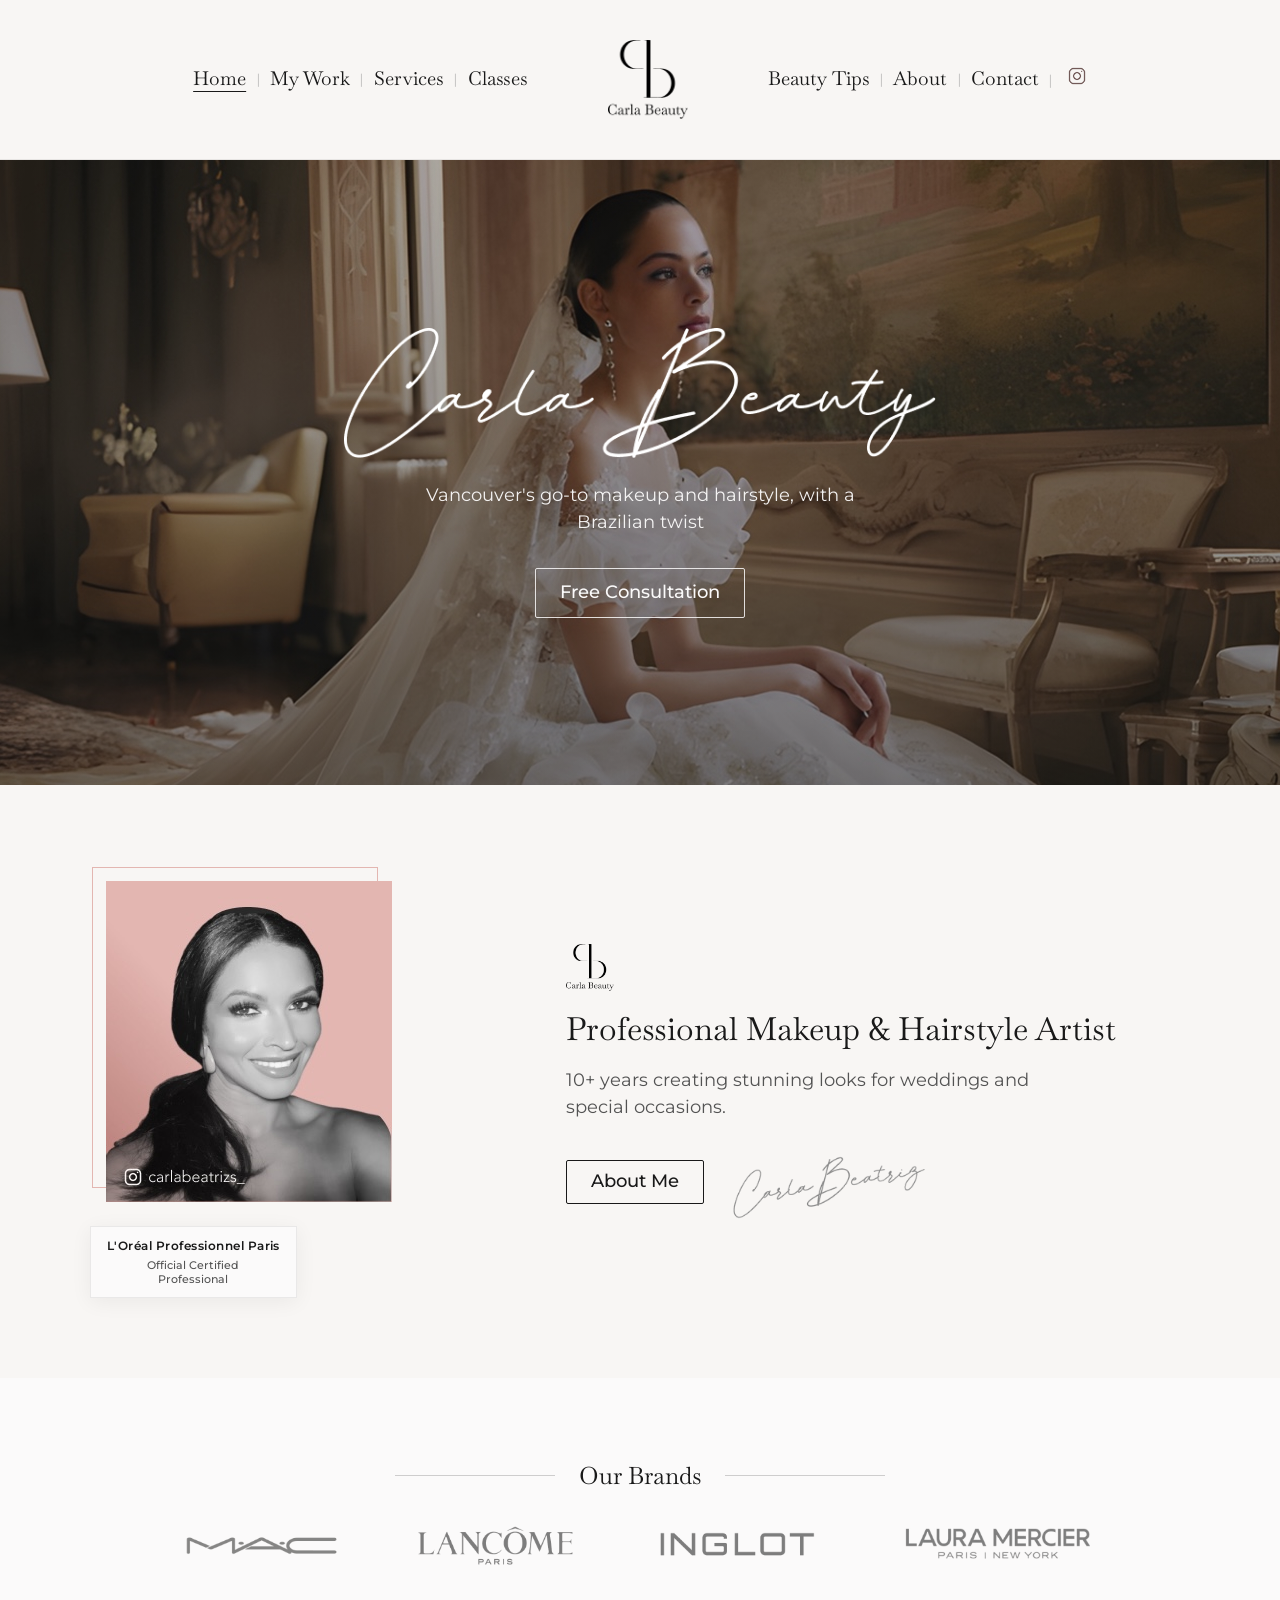
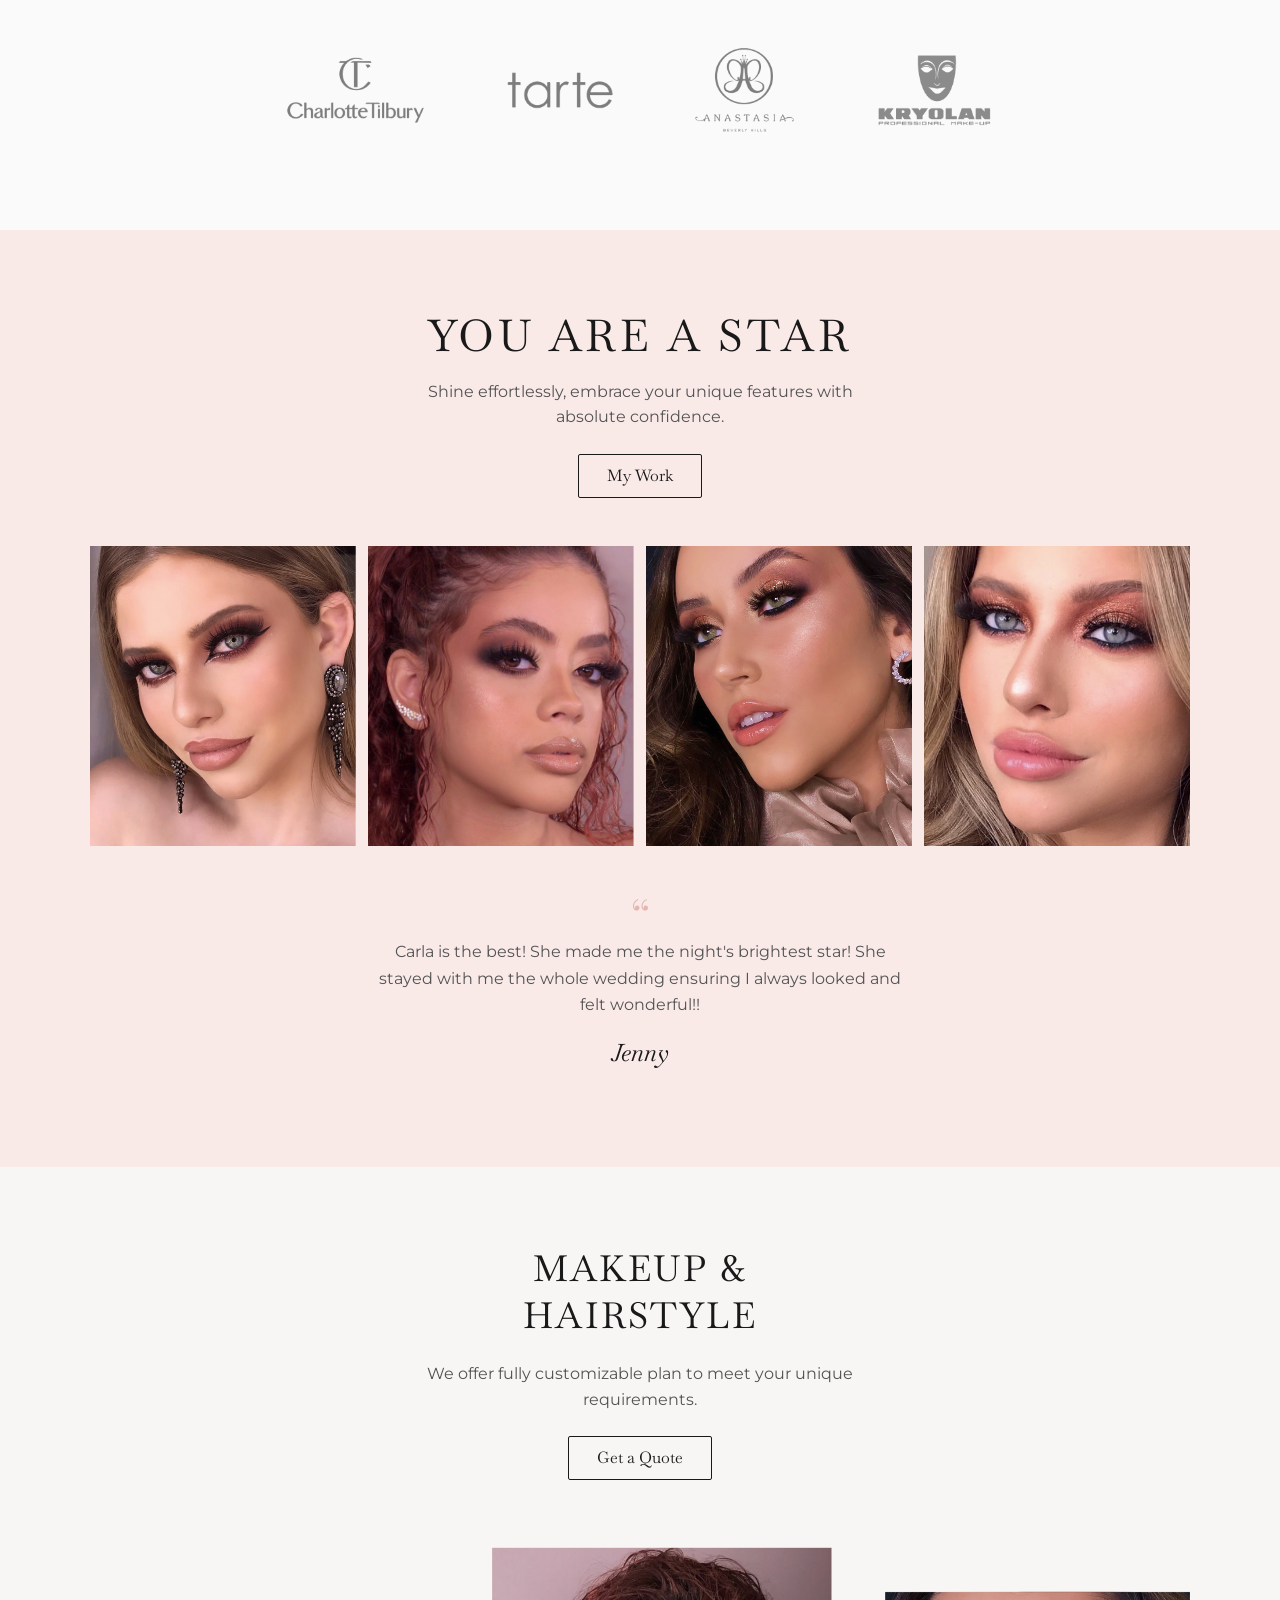
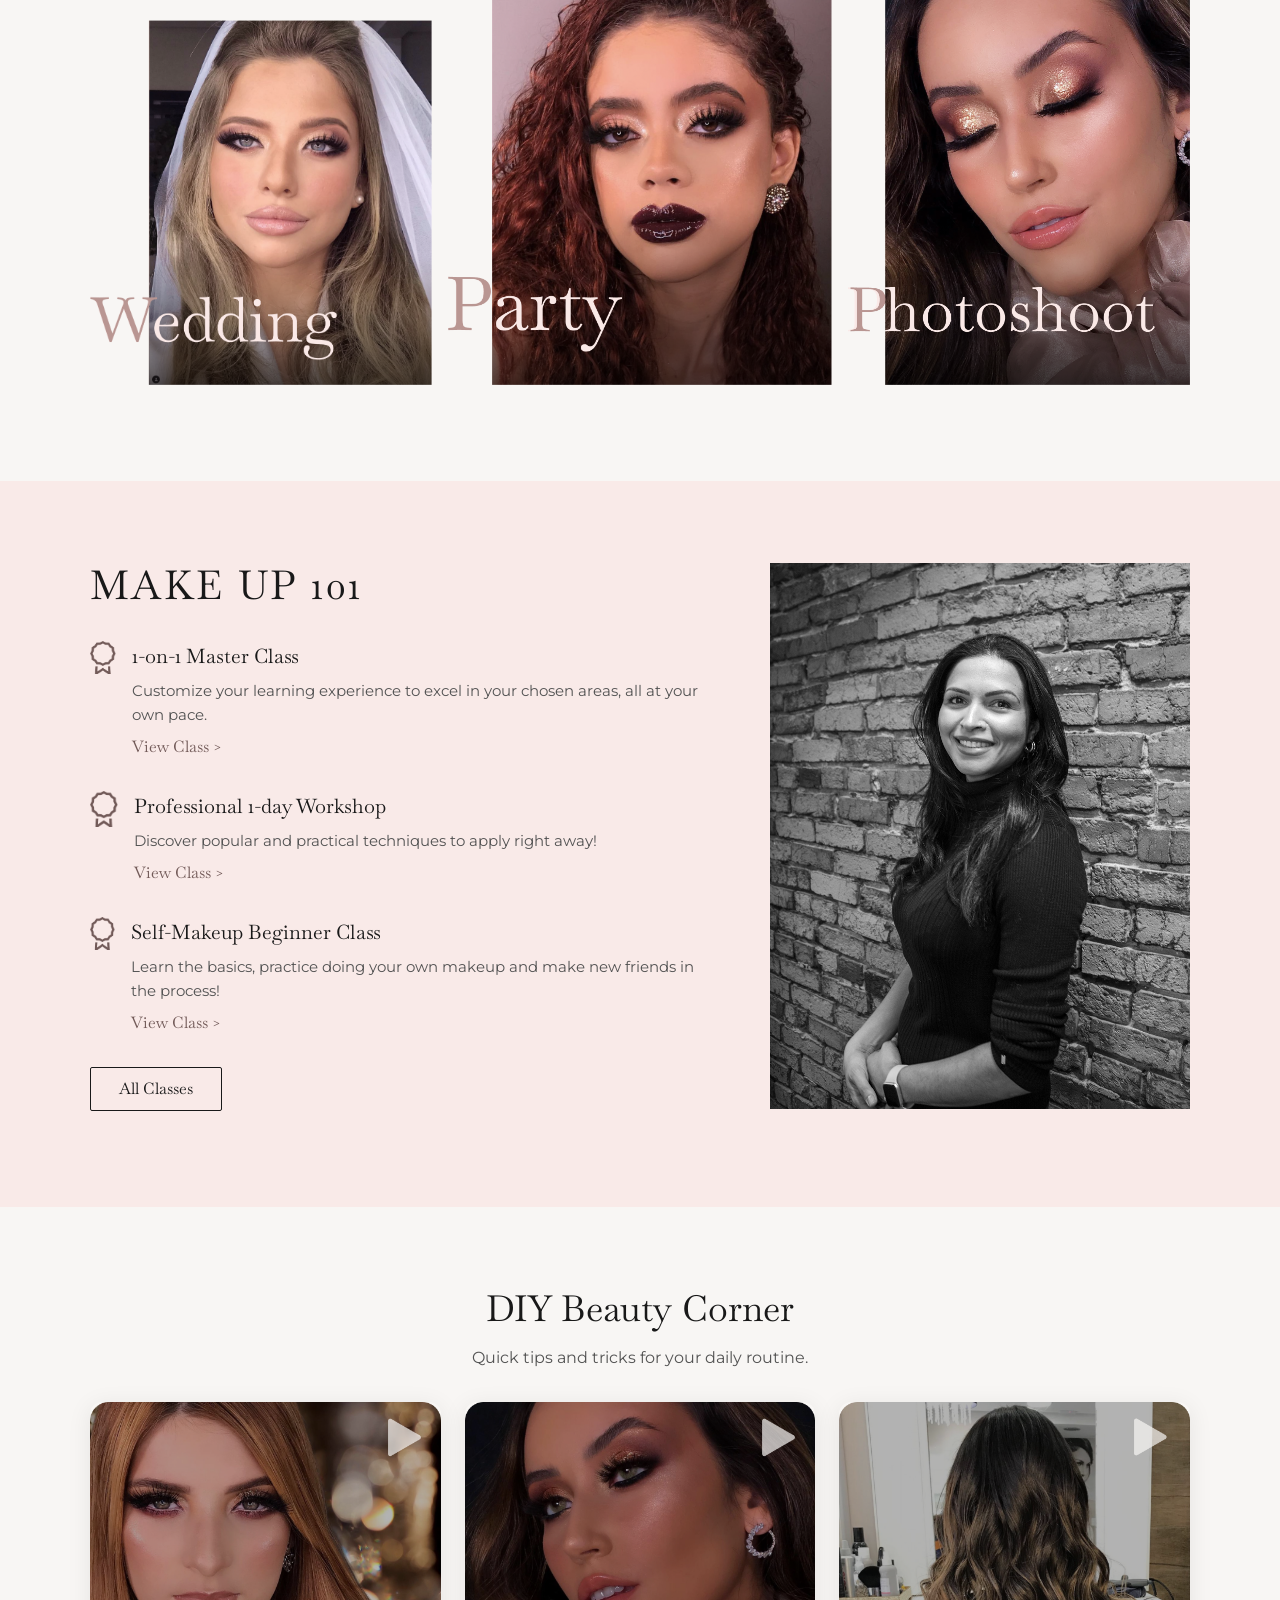
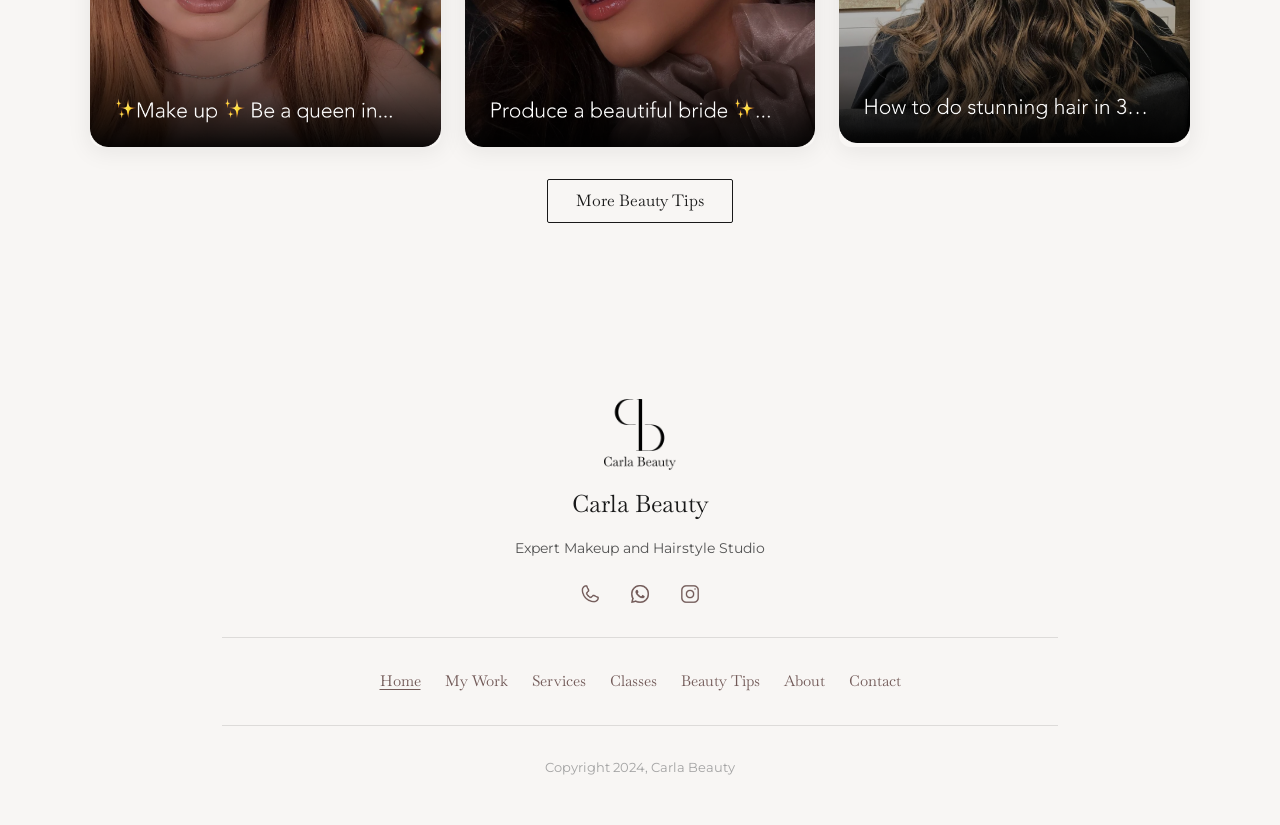
<file: index.html>
<!DOCTYPE html>
<html lang="en">
  <head>
    <meta charset="UTF-8" />
    <meta name="viewport" content="width=device-width, initial-scale=1.0" />
    <title>Carla Beauty — Home</title>
    <link rel="preconnect" href="https://fonts.googleapis.com" />
    <link rel="preconnect" href="https://fonts.gstatic.com" crossorigin />
    <link rel="stylesheet" href="css/global.css" />
    <link rel="stylesheet" href="css/pages/home.css" />
  </head>
  <body class="page-home">
    <header class="site-header site-header--split">
      <div class="site-header__inner site-header__inner--split">
        <button type="button" class="site-header__burger" id="menu-open">
          <img src="assets/images/icon-burger.png" width="22" height="16" />
        </button>

        <nav class="site-nav site-nav--left site-nav--desktop">
          <ul>
            <li><a href="index.html" class="is-current">Home</a></li>
            <li><a href="portfolio.html">My Work</a></li>
            <li><a href="services.html">Services</a></li>
            <li><a href="academy.html">Classes</a></li>
          </ul>
        </nav>

        <a class="site-logo site-logo--mark" href="index.html">
          <img src="assets/images/squared-logo.png" width="120" height="120" />
        </a>

        <nav class="site-nav site-nav--right site-nav--desktop">
          <ul>
            <li><a href="beauty-tips.html">Beauty Tips</a></li>
            <li><a href="about.html">About</a></li>
            <li><a href="contact.html">Contact</a></li>
            <li>
              <a
                class="site-nav__social"
                href="https://www.instagram.com/"
                rel="noopener noreferrer"
                target="_blank"
              >
                <img src="assets/images/icon-instagram.png" width="20" height="20" />
              </a>
            </li>
          </ul>
        </nav>

        <a
          class="site-header__ig-mobile"
          href="https://www.instagram.com/"
          rel="noopener noreferrer"
          target="_blank"
        >
          <img src="assets/images/icon-instagram.png" width="22" height="22" />
        </a>
      </div>
    </header>

    <div class="mobile-menu" id="mobile-menu" hidden>
      <div class="mobile-menu__panel">
        <button type="button" class="mobile-menu__close" id="menu-close">
          <img src="assets/images/icon-x.png" width="22" height="22" />
        </button>

        <a class="mobile-menu__logo" href="index.html">
          <img src="assets/images/squared-logo.png" width="120" height="120" />
        </a>

        <nav class="mobile-menu__nav">
          <ul>
            <li><a href="index.html" data-menu-link class="is-current">Home</a></li>
            <li><a href="portfolio.html" data-menu-link>My Work</a></li>
            <li><a href="services.html" data-menu-link>Services</a></li>
            <li><a href="academy.html" data-menu-link>Classes</a></li>
            <li><a href="beauty-tips.html" data-menu-link>Beauty Tips</a></li>
            <li><a href="about.html" data-menu-link>About</a></li>
            <li><a href="contact.html" data-menu-link>Contact</a></li>
          </ul>
        </nav>

        <div class="mobile-menu__footer">
          <div class="mobile-menu__social">
            <a class="mobile-menu__social-link" href="tel:+16045550100">
              <img src="assets/images/icon-phone.png" width="24" height="24" />
            </a>
            <a class="mobile-menu__social-link" href="https://wa.me/" rel="noopener noreferrer" target="_blank">
              <img src="assets/images/icon-whatsapp.png" width="24" height="24" />
            </a>
            <a
              class="mobile-menu__social-link"
              href="https://www.instagram.com/"
              rel="noopener noreferrer"
              target="_blank"
            >
              <img src="assets/images/icon-instagram.png" width="24" height="24" />
            </a>
          </div>
          <p class="mobile-menu__tagline">Expert Makeup and Hairstyle Studio</p>
        </div>
      </div>
    </div>

    <main id="main" class="site-main site-main--home">
      <section class="home-hero">
        <div class="home-hero__bg"></div>
        <div class="home-hero__content">
          <h1 class="visually-hidden">Carla Beauty</h1>
          <img
            class="home-hero__script"
            src="assets/images/home/Scripted%20Text%20-%20Carla%20Beauty.png"
            width="610"
            height="190"
          />
          <p class="home-hero__tagline">
            Vancouver's go-to makeup and hairstyle, with a Brazilian twist
          </p>
          <a class="btn btn--hero" href="contact.html">Free Consultation</a>
        </div>
      </section>

      <section class="home-about">
        <div class="home-about__inner">
          <div class="home-about__media">
            <div class="home-about__frame">
              <img
                class="home-about__photo"
                src="assets/images/home/Profile%20Picture.jpg"
                width="480"
                height="600"
              />
            </div>
            <div class="home-about__badge">
              <span class="home-about__badge-brand">L'Oréal Professionnel Paris</span>
              <span class="home-about__badge-text">Official Certified Professional</span>
            </div>
          </div>

          <div class="home-about__copy">
            <p class="home-about__monogram">
              <img src="assets/images/squared-logo.png" width="56" height="56" />
            </p>
            <h2 class="home-about__title">Professional Makeup &amp; Hairstyle Artist</h2>
            <p class="home-about__body">
              10+ years creating stunning looks for weddings and special occasions.
            </p>
            <div class="home-about__actions">
              <a class="btn btn--sans" href="about.html">About Me</a>
              <img
                class="home-about__signature"
                src="assets/images/home/CarlaBeatriz%20Signature.png"
                width="200"
                height="48"
              />
            </div>
          </div>
        </div>
      </section>

      <section class="brands">
        <div class="brands__inner">
          <h2 class="brands__title">
            <span class="brands__line"></span>
            <span class="brands__label">Our Brands</span>
            <span class="brands__line"></span>
          </h2>
          <img src="assets/images/home/our-brands.png" width="1100" height="360" />
        </div>
      </section>

      <section class="home-star">
        <div class="home-star__inner">
          <h2 class="home-star__title">You are a star</h2>
          <p class="home-star__lede">
            Shine effortlessly, embrace your unique features with absolute confidence.
          </p>
          <a class="btn" href="portfolio.html">My Work</a>

          <div class="home-star__gallery">
            <img src="assets/images/home/gallery-1.jpg" width="400" height="300" />
            <img src="assets/images/home/gallery-2.jpg" width="400" height="300" />
            <img src="assets/images/home/gallery-3.jpg" width="400" height="300" />
            <img src="assets/images/home/gallery-4.jpg" width="400" height="300" />
          </div>

          <figure class="home-star__testimonial">
            <blockquote class="home-star__quote">
              <span class="home-star__quote-mark">“</span>
              Carla is the best! She made me the night's brightest star! She stayed with me
              the whole wedding ensuring I always looked and felt wonderful!!
            </blockquote>
            <figcaption class="home-star__quote-name">Jenny</figcaption>
          </figure>
        </div>
      </section>

      <section class="home-services">
        <div class="home-services__inner">
          <h2 class="home-services__title">
            <span class="home-services__title-line">Makeup &amp;</span>
            <span class="home-services__title-line">Hairstyle</span>
          </h2>
          <p class="home-services__lede">
            We offer fully customizable plan to meet your unique requirements.
          </p>
          <a class="btn" href="services.html">Get a Quote</a>

          <div class="home-services__grid">
            <img
              class="home-services__cat home-services__cat--party"
              src="assets/images/home/category-1-party.png"
              width="400"
              height="560"
            />
            <img
              class="home-services__cat home-services__cat--wedding"
              src="assets/images/home/category-2-wedding.png"
              width="400"
              height="640"
            />
            <img
              class="home-services__cat home-services__cat--shoot"
              src="assets/images/home/category-3-photoshoot.png"
              width="400"
              height="560"
            />
          </div>
        </div>
      </section>

      <section class="home-academy">
        <div class="home-academy__inner">
          <div class="home-academy__content">
            <h2 class="home-academy__title">Make Up 101</h2>
            <ul class="home-academy__list">
              <li class="home-academy__item">
                <span class="home-academy__item-icon">
                  <img src="assets/images/icon-ribbon.png" width="28" height="28" />
                </span>
                <div class="home-academy__item-body">
                  <h3 class="home-academy__item-title">1-on-1 Master Class</h3>
                  <p class="home-academy__item-text">
                    Customize your learning experience to excel in your chosen areas, all at your own pace.
                  </p>
                  <a class="home-academy__item-link" href="academy.html">View Class &gt;</a>
                </div>
              </li>
              <li class="home-academy__item">
                <span class="home-academy__item-icon">
                  <img src="assets/images/icon-ribbon.png" width="28" height="28" />
                </span>
                <div class="home-academy__item-body">
                  <h3 class="home-academy__item-title">Professional 1-day Workshop</h3>
                  <p class="home-academy__item-text">
                    Discover popular and practical techniques to apply right away!
                  </p>
                  <a class="home-academy__item-link" href="academy.html">View Class &gt;</a>
                </div>
              </li>
              <li class="home-academy__item">
                <span class="home-academy__item-icon">
                  <img src="assets/images/icon-ribbon.png" width="28" height="28" />
                </span>
                <div class="home-academy__item-body">
                  <h3 class="home-academy__item-title">Self-Makeup Beginner Class</h3>
                  <p class="home-academy__item-text">
                    Learn the basics, practice doing your own makeup and make new friends in the process!
                  </p>
                  <a class="home-academy__item-link" href="academy.html">View Class &gt;</a>
                </div>
              </li>
            </ul>
            <a class="btn" href="academy.html">All Classes</a>
          </div>
          <div class="home-academy__media">
            <img
              class="home-academy__portrait"
              src="assets/images/home/portrait.jpg"
              width="520"
              height="700"
            />
          </div>
        </div>
      </section>

      <section class="home-diy">
        <div class="home-diy__inner">
          <h2 class="home-diy__title">DIY Beauty Corner</h2>
          <p class="home-diy__subtitle">Quick tips and tricks for your daily routine.</p>
          <div class="home-diy__grid">
            <a class="home-diy__card" href="beauty-tips.html">
              <img src="assets/images/home/video-1.png" width="400" height="300" />
            </a>
            <a class="home-diy__card" href="beauty-tips.html">
              <img src="assets/images/home/video-2.png" width="400" height="300" />
            </a>
            <a class="home-diy__card" href="beauty-tips.html">
              <img src="assets/images/home/video-3.png" width="400" height="300" />
            </a>
          </div>
          <a class="btn" href="beauty-tips.html">More Beauty Tips</a>
        </div>
      </section>
    </main>

    <footer class="site-footer">
      <div class="site-footer__inner">
        <div class="site-footer__brand">
          <a class="site-footer__logo-link" href="index.html">
            <img src="assets/images/squared-logo.png" width="72" height="72" />
            <span class="site-footer__wordmark">Carla Beauty</span>
          </a>
          <p class="site-footer__tagline">Expert Makeup and Hairstyle Studio</p>
          <div class="site-footer__socials">
            <a class="site-footer__social" href="tel:+16045550100">
              <img src="assets/images/icon-phone.png" width="22" height="22" />
            </a>
            <a class="site-footer__social" href="https://wa.me/" rel="noopener noreferrer" target="_blank">
              <img src="assets/images/icon-whatsapp.png" width="22" height="22" />
            </a>
            <a
              class="site-footer__social"
              href="https://www.instagram.com/"
              rel="noopener noreferrer"
              target="_blank"
            >
              <img src="assets/images/icon-instagram.png" width="22" height="22" />
            </a>
          </div>
        </div>

        <hr class="site-footer__rule" />

        <nav class="site-footer__nav">
          <ul class="site-footer__nav-list">
            <li><a href="index.html" class="is-current">Home</a></li>
            <li><a href="portfolio.html">My Work</a></li>
            <li><a href="services.html">Services</a></li>
            <li><a href="academy.html">Classes</a></li>
            <li><a href="beauty-tips.html">Beauty Tips</a></li>
            <li><a href="about.html">About</a></li>
            <li><a href="contact.html">Contact</a></li>
          </ul>
        </nav>

        <hr class="site-footer__rule" />

        <p class="site-footer__copy">Copyright 2024, Carla Beauty</p>
      </div>
    </footer>

    <script src="js/main.js"></script>
  </body>
</html>
</file>
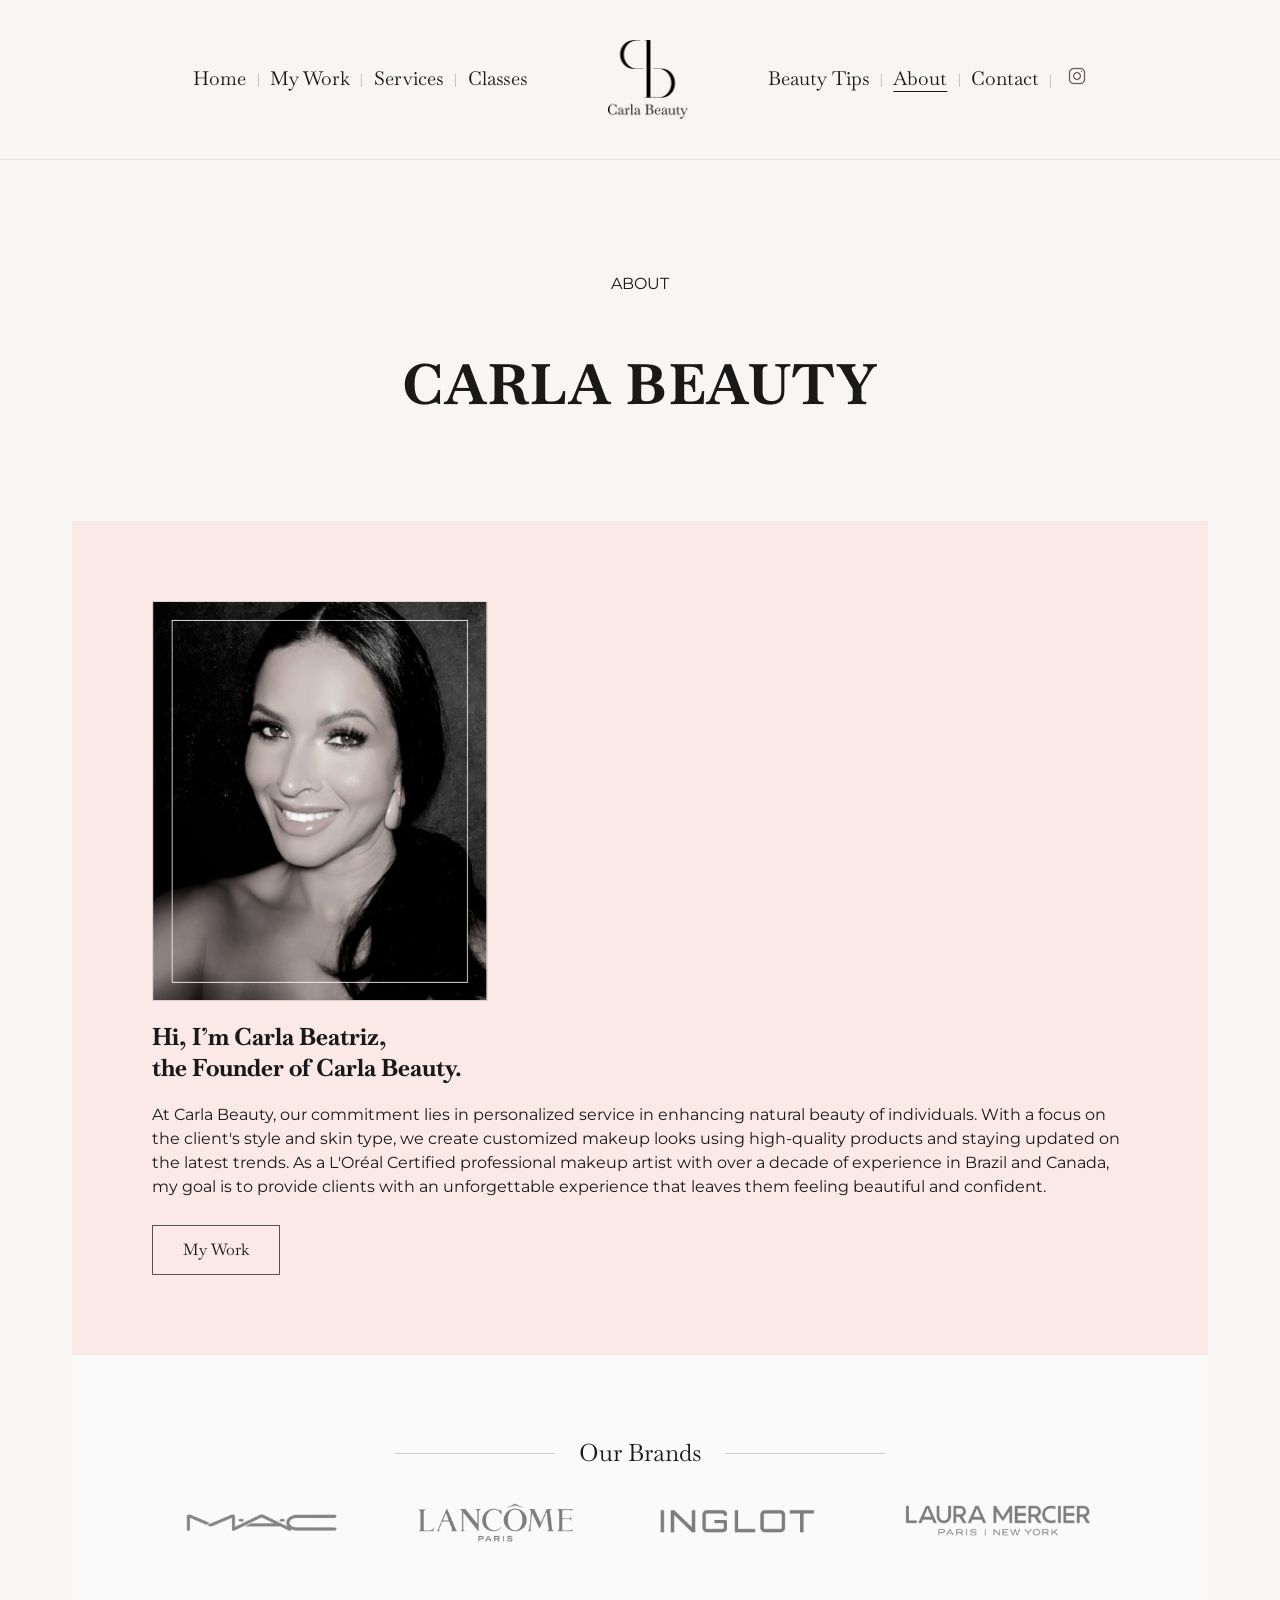
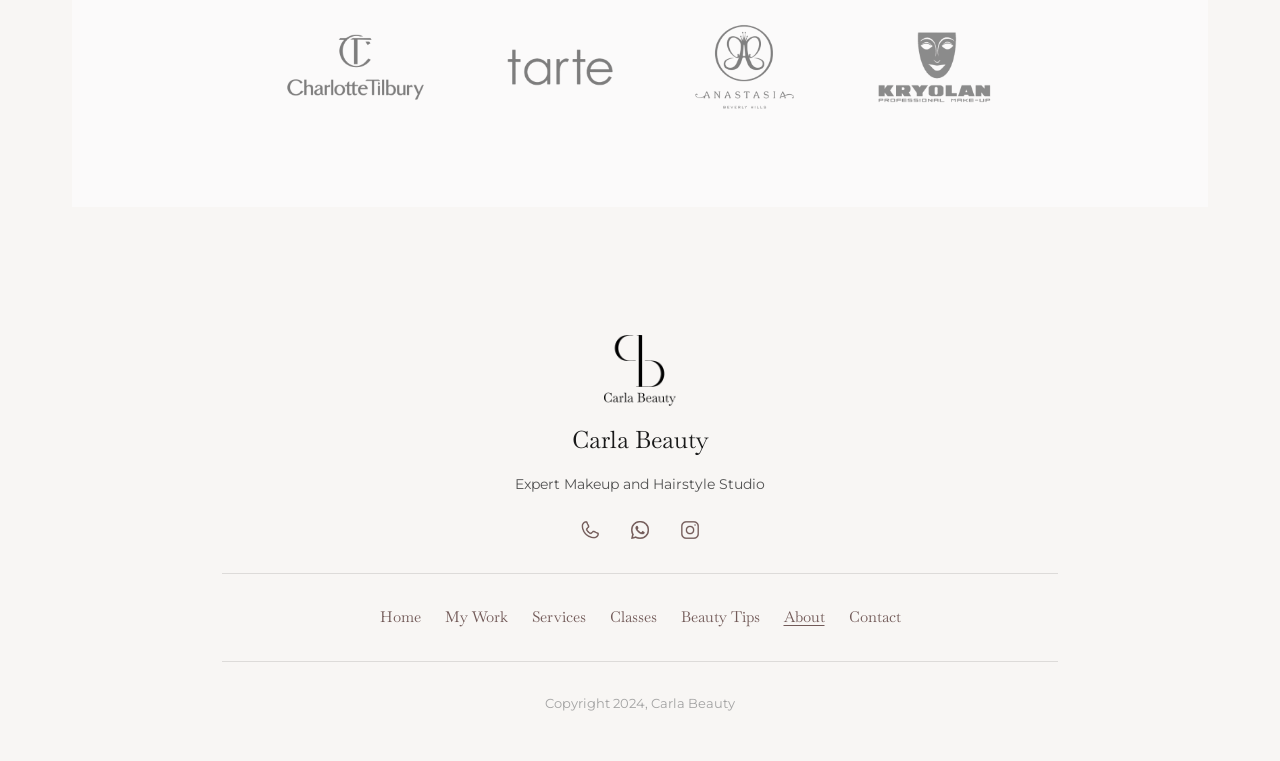
<file: about.html>
<!DOCTYPE html>
<html lang="en">
  <head>
    <meta charset="UTF-8" />
    <meta name="viewport" content="width=device-width, initial-scale=1.0" />
    <title>Carla Beauty — About</title>
    <link rel="preconnect" href="https://fonts.googleapis.com" />
    <link rel="preconnect" href="https://fonts.gstatic.com" crossorigin />
    <link rel="stylesheet" href="css/global.css" />
    <link rel="stylesheet" href="css/pages/about.css" />
  </head>
  <body class="page-about">
    <!-- HEADER / NAV BAR -->
    <header class="site-header site-header--split">
      <div class="site-header__inner site-header__inner--split">
        <button type="button" class="site-header__burger" id="menu-open">
          <img
            class="site-header__burger-icon"
            src="assets/images/icon-burger.png"
            width="22"
            height="16"
            alt=""
          />
        </button>

        <nav class="site-nav site-nav--left site-nav--desktop">
          <ul>
            <li>
              <a href="index.html">Home</a>
            </li>
            <li><a href="portfolio.html">My Work</a></li>
            <li><a href="services.html">Services</a></li>
            <li><a href="academy.html">Classes</a></li>
          </ul>
        </nav>

        <a class="site-logo site-logo--mark" href="index.html">
          <img
            src="assets/images/squared-logo.png"
            width="120"
            height="120"
            alt="Carla Beauty — Home"
          />
        </a>

        <nav class="site-nav site-nav--right site-nav--desktop">
          <ul>
            <li><a href="beauty-tips.html">Beauty Tips</a></li>
            <li><a href="about.html" class="is-current">About</a></li>
            <li><a href="contact.html">Contact</a></li>
            <li>
              <a
                class="site-nav__social"
                href="https://www.instagram.com/"
                rel="noopener noreferrer"
                target="_blank"
              >
                <img
                  class="site-nav__ig"
                  src="assets/images/icon-instagram.png"
                  width="20"
                  height="20"
                  alt=""
                />
              </a>
            </li>
          </ul>
        </nav>

        <a
          class="site-header__ig-mobile"
          href="https://www.instagram.com/"
          rel="noopener noreferrer"
          target="_blank"
        >
          <img
            class="site-header__ig-mobile-icon"
            src="assets/images/icon-instagram.png"
            width="22"
            height="22"
            alt=""
          />
        </a>
      </div>
    </header>

    <!-- Full-screen mobile menu -->
    <div class="mobile-menu" id="mobile-menu" hidden>
      <div class="mobile-menu__panel">
        <button type="button" class="mobile-menu__close" id="menu-close">
          <img
            class="mobile-menu__close-icon"
            src="assets/images/icon-x.png"
            width="22"
            height="22"
            alt=""
          />
        </button>

        <a class="mobile-menu__logo" href="index.html">
          <img
            src="assets/images/squared-logo.png"
            width="120"
            height="120"
            alt="Carla Beauty — Home"
          />
        </a>

        <nav class="mobile-menu__nav">
          <ul>
            <li>
              <a href="index.html" data-menu-link>Home</a>
            </li>
            <li><a href="portfolio.html" data-menu-link>My Work</a></li>
            <li><a href="services.html" data-menu-link>Services</a></li>
            <li><a href="academy.html" data-menu-link>Classes</a></li>
            <li><a href="beauty-tips.html" data-menu-link>Beauty Tips</a></li>
            <li><a href="about.html" data-menu-link class="is-current">About</a></li>
            <li><a href="contact.html" data-menu-link>Contact</a></li>
          </ul>
        </nav>

        <div class="mobile-menu__footer">
          <div class="mobile-menu__social">
            <a class="mobile-menu__social-link" href="tel:+16045550100">
              <img
                class="mobile-menu__social-img"
                src="assets/images/icon-phone.png"
                width="24"
                height="24"
                alt=""
              />
            </a>
            <a
              class="mobile-menu__social-link"
              href="https://wa.me/"
              rel="noopener noreferrer"
              target="_blank"
            >
              <img
                class="mobile-menu__social-img"
                src="assets/images/icon-whatsapp.png"
                width="24"
                height="24"
                alt=""
              />
            </a>
            <a
              class="mobile-menu__social-link"
              href="https://www.instagram.com/"
              rel="noopener noreferrer"
              target="_blank"
            >
              <img
                class="mobile-menu__social-img"
                src="assets/images/icon-instagram.png"
                width="24"
                height="24"
                alt=""
              />
            </a>
          </div>
          <p class="mobile-menu__tagline">Expert Makeup and Hairstyle Studio</p>
        </div>
      </div>
    </div>

  <main class="site-main about" id="main">

    <!-- HERO TITLE -->
    <section class="about__hero">
      <p class="about__label">ABOUT</p>
      <h1 class="about__title">CARLA BEAUTY</h1>
    </section>

    <!-- INTRO SECTION -->
    <section class="about__intro">

      <div class="about__image">
        <img src="assets/images/about/profile-picture.jpg" alt="Carla Beauty">
      </div>

      <div class="about__content">
        <h2>
          Hi, I’m Carla Beatriz,<br>
          the Founder of Carla Beauty.
        </h2>

        <p>
          At Carla Beauty, our commitment lies in personalized service in enhancing natural beauty of individuals.
          With a focus on the client's style and skin type, we create customized makeup looks using high-quality products
          and staying updated on the latest trends. As a L'Oréal Certified professional makeup artist with over a decade
          of experience in Brazil and Canada, my goal is to provide clients with an unforgettable experience that leaves
          them feeling beautiful and confident.
        </p>

        <a href="portfolio.html" class="about__btn">My Work</a>
      </div>

    </section>

    <!-- BRANDS SECTION -->
    <section class="brands">
      <div class="brands__inner">
        <h2 id="brands-heading" class="brands__title">
          <span class="brands__line"></span>
          <span class="brands__label">Our Brands</span>
          <span class="brands__line"></span>
        </h2>
        <img
          src="assets/images/home/our-brands.png"
          width="1100"
          height="360"
          alt="Brand partners: MAC, Lancôme, Inglot, Laura Mercier, Charlotte Tilbury, Tarte, Anastasia Beverly Hills, Kryolan"
          loading="lazy"
        />
      </div>
    </section>

  </main>

    <!-- FOOTER SECTION -->
    <footer class="site-footer">
      <div class="site-footer__inner">
        <div class="site-footer__brand">
          <a class="site-footer__logo-link" href="index.html">
            <img
              src="assets/images/squared-logo.png"
              width="72"
              height="72"
              alt=""
            />
            <span class="site-footer__wordmark">Carla Beauty</span>
          </a>
          <p class="site-footer__tagline">Expert Makeup and Hairstyle Studio</p>
          <div class="site-footer__socials">
            <a class="site-footer__social" href="tel:+16045550100">
              <img src="assets/images/icon-phone.png" width="22" height="22" alt="" />
            </a>
            <a
              class="site-footer__social"
              href="https://wa.me/"
              rel="noopener noreferrer"
              target="_blank"
            >
              <img src="assets/images/icon-whatsapp.png" width="22" height="22" alt="" />
            </a>
            <a
              class="site-footer__social"
              href="https://www.instagram.com/"
              rel="noopener noreferrer"
              target="_blank"
            >
              <img src="assets/images/icon-instagram.png" width="22" height="22" alt="" />
            </a>
          </div>
        </div>

        <hr class="site-footer__rule" />

        <nav class="site-footer__nav">
          <ul class="site-footer__nav-list">
            <li><a href="index.html">Home</a></li>
            <li><a href="portfolio.html">My Work</a></li>
            <li><a href="services.html">Services</a></li>
            <li><a href="academy.html">Classes</a></li>
            <li><a href="beauty-tips.html">Beauty Tips</a></li>
            <li><a href="about.html" class="is-current">About</a></li>
            <li><a href="contact.html">Contact</a></li>
          </ul>
        </nav>

        <hr class="site-footer__rule" />

        <p class="site-footer__copy">Copyright 2024, Carla Beauty</p>
      </div>
    </footer>

    <script src="js/main.js"></script>
  </body>
</html>
</file>
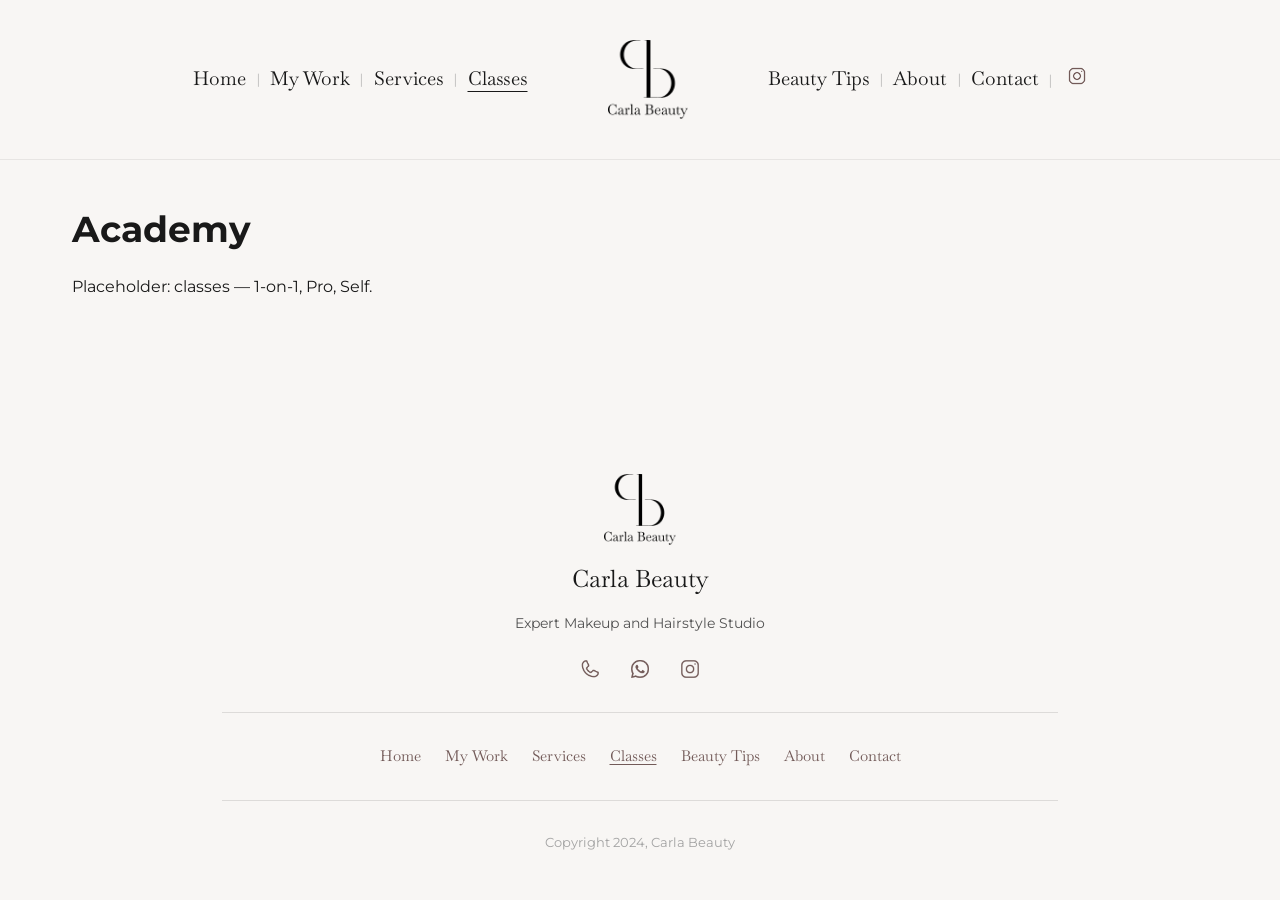
<file: academy.html>
<!DOCTYPE html>
<html lang="en">
  <head>
    <meta charset="UTF-8" />
    <meta name="viewport" content="width=device-width, initial-scale=1.0" />
    <title>Carla Beauty — Academy</title>
    <link rel="preconnect" href="https://fonts.googleapis.com" />
    <link rel="preconnect" href="https://fonts.gstatic.com" crossorigin />
    <link rel="stylesheet" href="css/global.css" />
    <link rel="stylesheet" href="css/pages/academy.css" />
  </head>
  <body class="page-academy">
    <!-- HEADER / NAV BAR -->
    <header class="site-header site-header--split">
      <div class="site-header__inner site-header__inner--split">
        <button type="button" class="site-header__burger" id="menu-open">
          <img
            class="site-header__burger-icon"
            src="assets/images/icon-burger.png"
            width="22"
            height="16"
            alt=""
          />
        </button>

        <nav class="site-nav site-nav--left site-nav--desktop">
          <ul>
            <li>
              <a href="index.html">Home</a>
            </li>
            <li><a href="portfolio.html">My Work</a></li>
            <li><a href="services.html">Services</a></li>
            <li><a href="academy.html" class="is-current">Classes</a></li>
          </ul>
        </nav>

        <a class="site-logo site-logo--mark" href="index.html">
          <img
            src="assets/images/squared-logo.png"
            width="120"
            height="120"
            alt="Carla Beauty — Home"
          />
        </a>

        <nav class="site-nav site-nav--right site-nav--desktop">
          <ul>
            <li><a href="beauty-tips.html">Beauty Tips</a></li>
            <li><a href="about.html">About</a></li>
            <li><a href="contact.html">Contact</a></li>
            <li>
              <a
                class="site-nav__social"
                href="https://www.instagram.com/"
                rel="noopener noreferrer"
                target="_blank"
              >
                <img
                  class="site-nav__ig"
                  src="assets/images/icon-instagram.png"
                  width="20"
                  height="20"
                  alt=""
                />
              </a>
            </li>
          </ul>
        </nav>

        <a
          class="site-header__ig-mobile"
          href="https://www.instagram.com/"
          rel="noopener noreferrer"
          target="_blank"
        >
          <img
            class="site-header__ig-mobile-icon"
            src="assets/images/icon-instagram.png"
            width="22"
            height="22"
            alt=""
          />
        </a>
      </div>
    </header>

    <!-- Full-screen mobile menu -->
    <div class="mobile-menu" id="mobile-menu" hidden>
      <div class="mobile-menu__panel">
        <button type="button" class="mobile-menu__close" id="menu-close">
          <img
            class="mobile-menu__close-icon"
            src="assets/images/icon-x.png"
            width="22"
            height="22"
            alt=""
          />
        </button>

        <a class="mobile-menu__logo" href="index.html">
          <img
            src="assets/images/squared-logo.png"
            width="120"
            height="120"
            alt="Carla Beauty — Home"
          />
        </a>

        <nav class="mobile-menu__nav">
          <ul>
            <li>
              <a href="index.html" data-menu-link>Home</a>
            </li>
            <li><a href="portfolio.html" data-menu-link>My Work</a></li>
            <li><a href="services.html" data-menu-link>Services</a></li>
            <li><a href="academy.html" data-menu-link class="is-current">Classes</a></li>
            <li><a href="beauty-tips.html" data-menu-link>Beauty Tips</a></li>
            <li><a href="about.html" data-menu-link>About</a></li>
            <li><a href="contact.html" data-menu-link>Contact</a></li>
          </ul>
        </nav>

        <div class="mobile-menu__footer">
          <div class="mobile-menu__social">
            <a class="mobile-menu__social-link" href="tel:+16045550100">
              <img
                class="mobile-menu__social-img"
                src="assets/images/icon-phone.png"
                width="24"
                height="24"
                alt=""
              />
            </a>
            <a
              class="mobile-menu__social-link"
              href="https://wa.me/"
              rel="noopener noreferrer"
              target="_blank"
            >
              <img
                class="mobile-menu__social-img"
                src="assets/images/icon-whatsapp.png"
                width="24"
                height="24"
                alt=""
              />
            </a>
            <a
              class="mobile-menu__social-link"
              href="https://www.instagram.com/"
              rel="noopener noreferrer"
              target="_blank"
            >
              <img
                class="mobile-menu__social-img"
                src="assets/images/icon-instagram.png"
                width="24"
                height="24"
                alt=""
              />
            </a>
          </div>
          <p class="mobile-menu__tagline">Expert Makeup and Hairstyle Studio</p>
        </div>
      </div>
    </div>

    <main class="site-main" id="main">
      <h1 class="page-title">Academy</h1>
      <p>Placeholder: classes — 1-on-1, Pro, Self.</p>
    </main>

    <!-- FOOTER SECTION -->
    <footer class="site-footer">
      <div class="site-footer__inner">
        <div class="site-footer__brand">
          <a class="site-footer__logo-link" href="index.html">
            <img
              src="assets/images/squared-logo.png"
              width="72"
              height="72"
              alt=""
            />
            <span class="site-footer__wordmark">Carla Beauty</span>
          </a>
          <p class="site-footer__tagline">Expert Makeup and Hairstyle Studio</p>
          <div class="site-footer__socials">
            <a class="site-footer__social" href="tel:+16045550100">
              <img src="assets/images/icon-phone.png" width="22" height="22" alt="" />
            </a>
            <a
              class="site-footer__social"
              href="https://wa.me/"
              rel="noopener noreferrer"
              target="_blank"
            >
              <img src="assets/images/icon-whatsapp.png" width="22" height="22" alt="" />
            </a>
            <a
              class="site-footer__social"
              href="https://www.instagram.com/"
              rel="noopener noreferrer"
              target="_blank"
            >
              <img src="assets/images/icon-instagram.png" width="22" height="22" alt="" />
            </a>
          </div>
        </div>

        <hr class="site-footer__rule" />

        <nav class="site-footer__nav">
          <ul class="site-footer__nav-list">
            <li><a href="index.html">Home</a></li>
            <li><a href="portfolio.html">My Work</a></li>
            <li><a href="services.html">Services</a></li>
            <li><a href="academy.html" class="is-current">Classes</a></li>
            <li><a href="beauty-tips.html">Beauty Tips</a></li>
            <li><a href="about.html">About</a></li>
            <li><a href="contact.html">Contact</a></li>
          </ul>
        </nav>

        <hr class="site-footer__rule" />

        <p class="site-footer__copy">Copyright 2024, Carla Beauty</p>
      </div>
    </footer>

    <script src="js/main.js"></script>
  </body>
</html>
</file>
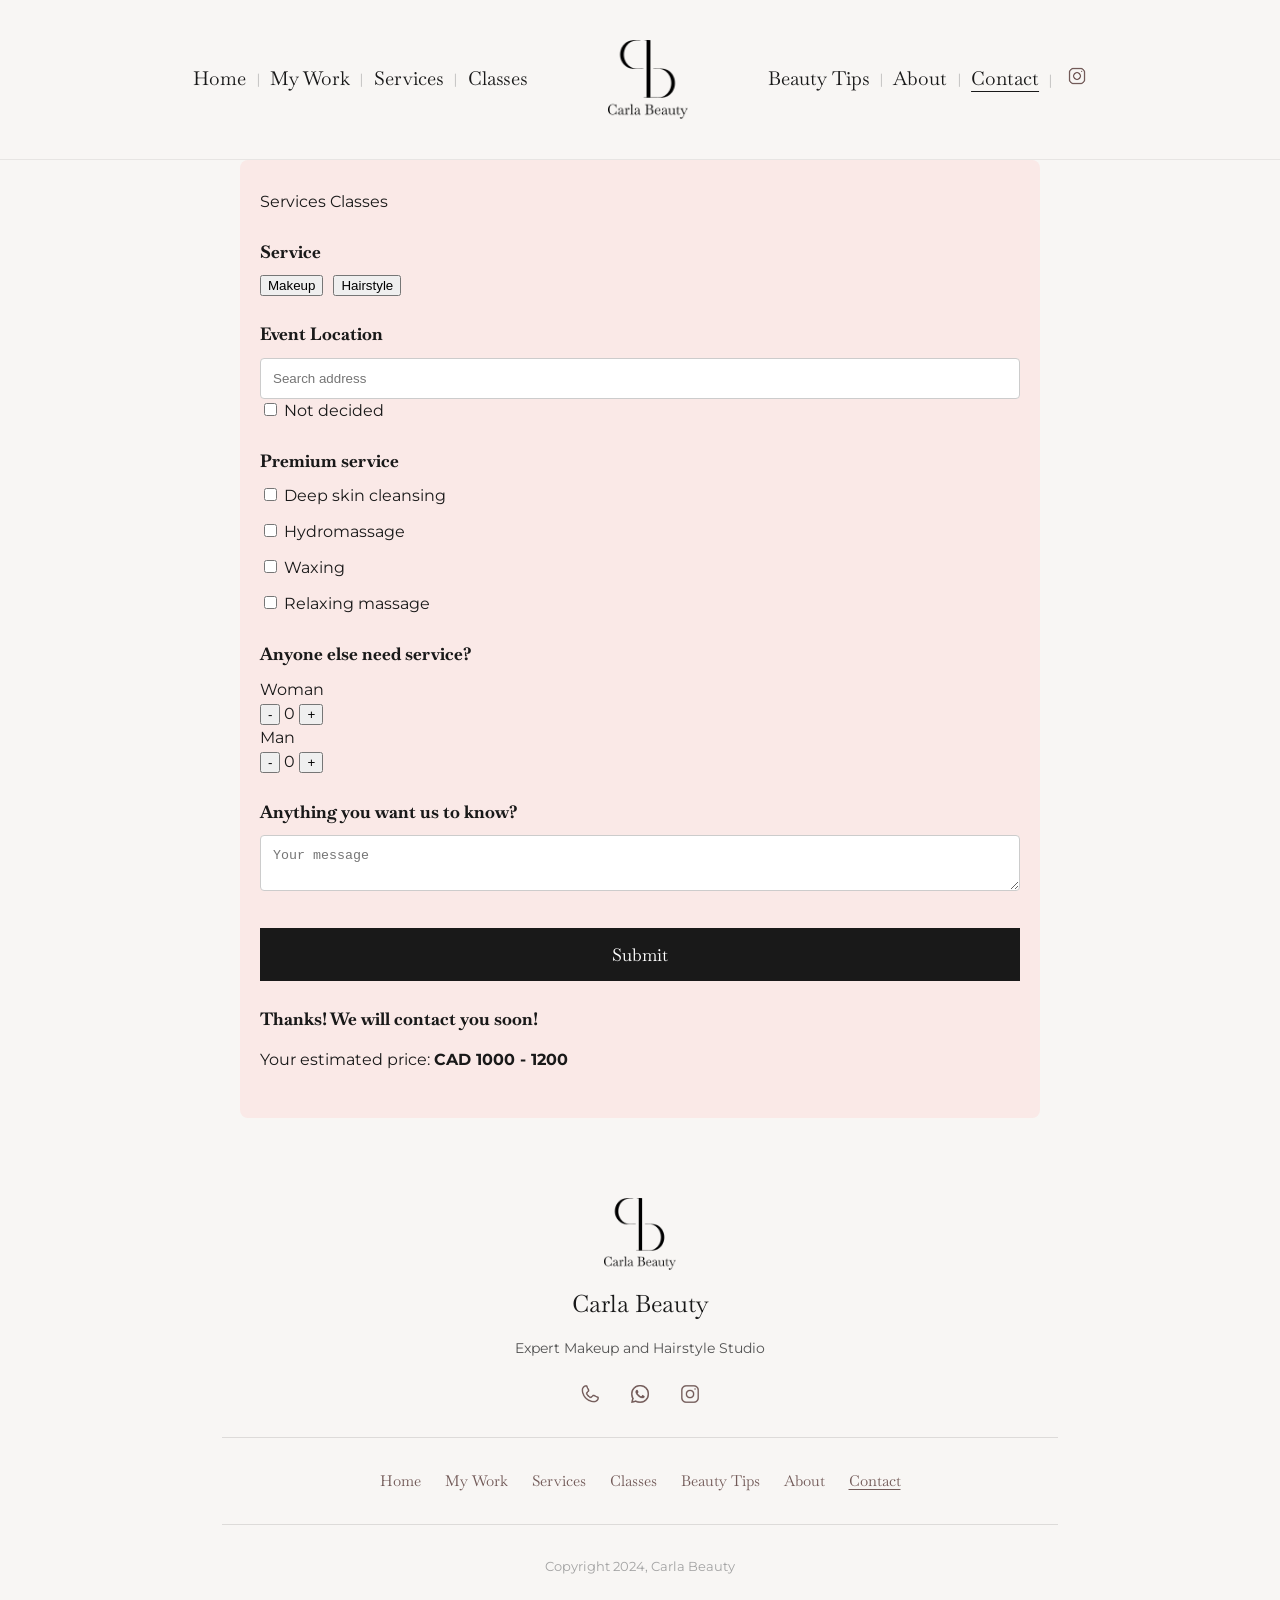
<file: contact.html>
<!DOCTYPE html>
<html lang="en">
  <head>
    <meta charset="UTF-8" />
    <meta name="viewport" content="width=device-width, initial-scale=1.0" />
    <title>Carla Beauty — Contact</title>
    <link rel="preconnect" href="https://fonts.googleapis.com" />
    <link rel="preconnect" href="https://fonts.gstatic.com" crossorigin />
    <link rel="stylesheet" href="css/global.css" />
    <link rel="stylesheet" href="css/pages/contact.css" />
  </head>
  <body class="page-contact">
    <!-- HEADER / NAV BAR -->
    <header class="site-header site-header--split">
      <div class="site-header__inner site-header__inner--split">
        <button type="button" class="site-header__burger" id="menu-open">
          <img
            class="site-header__burger-icon"
            src="assets/images/icon-burger.png"
            width="22"
            height="16"
            alt=""
          />
        </button>

        <nav class="site-nav site-nav--left site-nav--desktop">
          <ul>
            <li>
              <a href="index.html">Home</a>
            </li>
            <li><a href="portfolio.html">My Work</a></li>
            <li><a href="services.html">Services</a></li>
            <li><a href="academy.html">Classes</a></li>
          </ul>
        </nav>

        <a class="site-logo site-logo--mark" href="index.html">
          <img
            src="assets/images/squared-logo.png"
            width="120"
            height="120"
            alt="Carla Beauty — Home"
          />
        </a>

        <nav class="site-nav site-nav--right site-nav--desktop">
          <ul>
            <li><a href="beauty-tips.html">Beauty Tips</a></li>
            <li><a href="about.html">About</a></li>
            <li><a href="contact.html" class="is-current">Contact</a></li>
            <li>
              <a
                class="site-nav__social"
                href="https://www.instagram.com/"
                rel="noopener noreferrer"
                target="_blank"
              >
                <img
                  class="site-nav__ig"
                  src="assets/images/icon-instagram.png"
                  width="20"
                  height="20"
                  alt=""
                />
              </a>
            </li>
          </ul>
        </nav>

        <a
          class="site-header__ig-mobile"
          href="https://www.instagram.com/"
          rel="noopener noreferrer"
          target="_blank"
        >
          <img
            class="site-header__ig-mobile-icon"
            src="assets/images/icon-instagram.png"
            width="22"
            height="22"
            alt=""
          />
        </a>
      </div>
    </header>

    <!-- Full-screen mobile menu -->
    <div class="mobile-menu" id="mobile-menu" hidden>
      <div class="mobile-menu__panel">
        <button type="button" class="mobile-menu__close" id="menu-close">
          <img
            class="mobile-menu__close-icon"
            src="assets/images/icon-x.png"
            width="22"
            height="22"
            alt=""
          />
        </button>

        <a class="mobile-menu__logo" href="index.html">
          <img
            src="assets/images/squared-logo.png"
            width="120"
            height="120"
            alt="Carla Beauty — Home"
          />
        </a>

        <nav class="mobile-menu__nav">
          <ul>
            <li>
              <a href="index.html" data-menu-link>Home</a>
            </li>
            <li><a href="portfolio.html" data-menu-link>My Work</a></li>
            <li><a href="services.html" data-menu-link>Services</a></li>
            <li><a href="academy.html" data-menu-link>Classes</a></li>
            <li><a href="beauty-tips.html" data-menu-link>Beauty Tips</a></li>
            <li><a href="about.html" data-menu-link>About</a></li>
            <li><a href="contact.html" data-menu-link class="is-current">Contact</a></li>
          </ul>
        </nav>

        <div class="mobile-menu__footer">
          <div class="mobile-menu__social">
            <a class="mobile-menu__social-link" href="tel:+16045550100">
              <img
                class="mobile-menu__social-img"
                src="assets/images/icon-phone.png"
                width="24"
                height="24"
                alt=""
              />
            </a>
            <a
              class="mobile-menu__social-link"
              href="https://wa.me/"
              rel="noopener noreferrer"
              target="_blank"
            >
              <img
                class="mobile-menu__social-img"
                src="assets/images/icon-whatsapp.png"
                width="24"
                height="24"
                alt=""
              />
            </a>
            <a
              class="mobile-menu__social-link"
              href="https://www.instagram.com/"
              rel="noopener noreferrer"
              target="_blank"
            >
              <img
                class="mobile-menu__social-img"
                src="assets/images/icon-instagram.png"
                width="24"
                height="24"
                alt=""
              />
            </a>
          </div>
          <p class="mobile-menu__tagline">Expert Makeup and Hairstyle Studio</p>
        </div>
      </div>
    </div>

  <main class="site-main booking" id="main">

    <!-- TAB -->
    <div class="booking__tabs">
      <span class="active">Services</span>
      <span>Classes</span>
    </div>

    <form id="bookingForm">

      <!-- SERVICE -->
      <h2>Service</h2>
      <div class="booking__row">
        <button type="button" class="select-btn active">Makeup</button>
        <button type="button" class="select-btn active">Hairstyle</button>
      </div>

      <!-- LOCATION -->
      <h2>Event Location</h2>
      <input type="text" placeholder="Search address">
      <label><input type="checkbox"> Not decided</label>

      <!-- PREMIUM -->
      <h2>Premium service</h2>
      <div class="booking__grid">
        <label><input type="checkbox"> Deep skin cleansing</label>
        <label><input type="checkbox"> Hydromassage</label>
        <label><input type="checkbox"> Waxing</label>
        <label><input type="checkbox"> Relaxing massage</label>
      </div>

      <!-- PEOPLE -->
      <h2>Anyone else need service?</h2>

      <div class="person">
        <span>Woman</span>
        <div class="counter">
          <button type="button" class="minus">-</button>
          <span class="count">0</span>
          <button type="button" class="plus">+</button>
        </div>
      </div>

      <div class="person">
        <span>Man</span>
        <div class="counter">
          <button type="button" class="minus">-</button>
          <span class="count">0</span>
          <button type="button" class="plus">+</button>
        </div>
      </div>

      <!-- MESSAGE -->
      <h2>Anything you want us to know?</h2>
      <textarea placeholder="Your message"></textarea>

      <button type="submit" class="submit-btn">Submit</button>

    </form>

    <!-- RESULT (HIDDEN) -->
    <section id="result" class="result hidden">
      <h2>Thanks! We will contact you soon!</h2>
      <p>Your estimated price: <strong>CAD 1000 - 1200</strong></p>
    </section>

  </main>
  
    <!-- FOOTER SECTION -->
    <footer class="site-footer">
      <div class="site-footer__inner">
        <div class="site-footer__brand">
          <a class="site-footer__logo-link" href="index.html">
            <img
              src="assets/images/squared-logo.png"
              width="72"
              height="72"
              alt=""
            />
            <span class="site-footer__wordmark">Carla Beauty</span>
          </a>
          <p class="site-footer__tagline">Expert Makeup and Hairstyle Studio</p>
          <div class="site-footer__socials">
            <a class="site-footer__social" href="tel:+16045550100">
              <img src="assets/images/icon-phone.png" width="22" height="22" alt="" />
            </a>
            <a
              class="site-footer__social"
              href="https://wa.me/"
              rel="noopener noreferrer"
              target="_blank"
            >
              <img src="assets/images/icon-whatsapp.png" width="22" height="22" alt="" />
            </a>
            <a
              class="site-footer__social"
              href="https://www.instagram.com/"
              rel="noopener noreferrer"
              target="_blank"
            >
              <img src="assets/images/icon-instagram.png" width="22" height="22" alt="" />
            </a>
          </div>
        </div>

        <hr class="site-footer__rule" />

        <nav class="site-footer__nav">
          <ul class="site-footer__nav-list">
            <li><a href="index.html">Home</a></li>
            <li><a href="portfolio.html">My Work</a></li>
            <li><a href="services.html">Services</a></li>
            <li><a href="academy.html">Classes</a></li>
            <li><a href="beauty-tips.html">Beauty Tips</a></li>
            <li><a href="about.html">About</a></li>
            <li><a href="contact.html" class="is-current">Contact</a></li>
          </ul>
        </nav>

        <hr class="site-footer__rule" />

        <p class="site-footer__copy">Copyright 2024, Carla Beauty</p>
      </div>
    </footer>

    <script src="js/main.js"></script>
  </body>
</html>
</file>
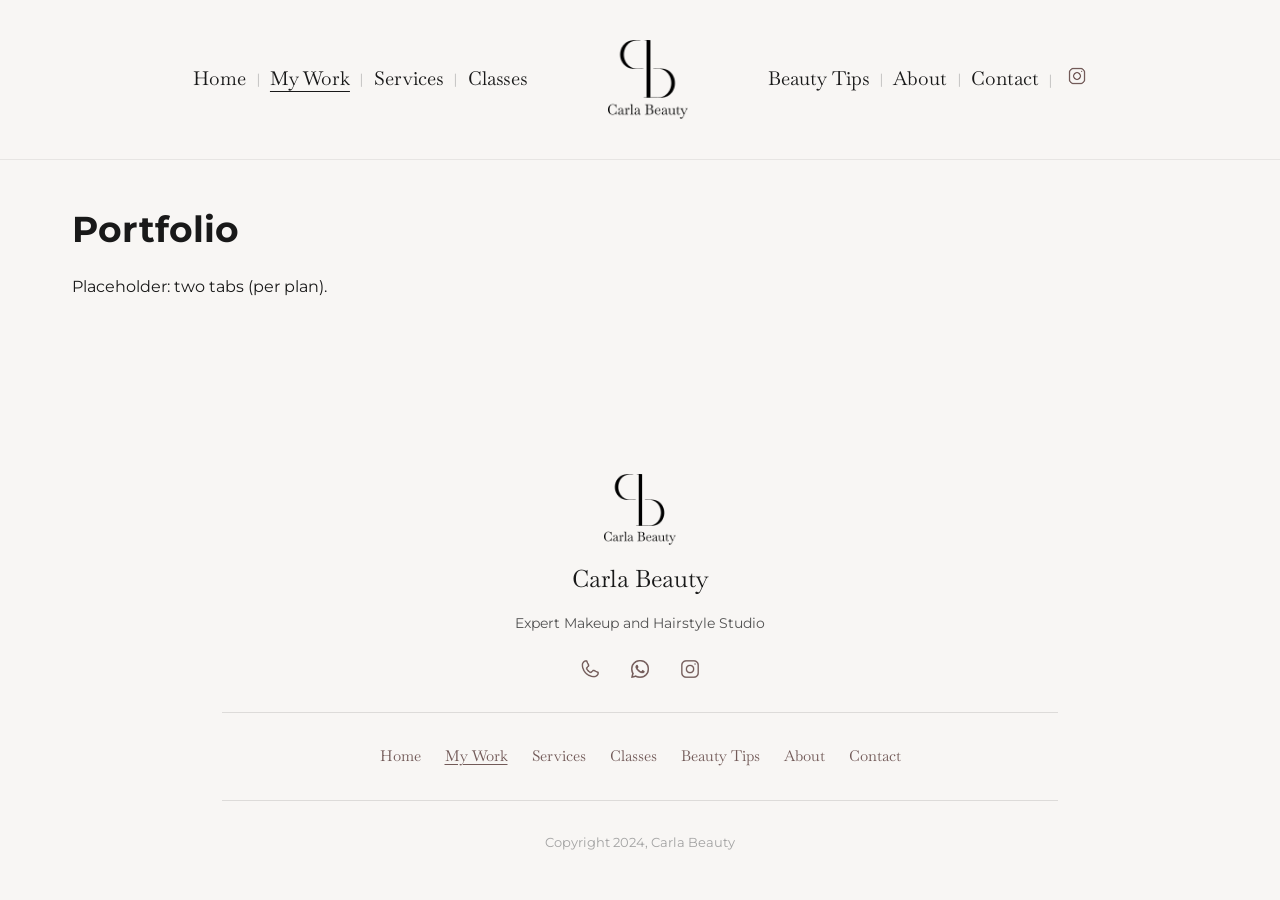
<file: portfolio.html>
<!DOCTYPE html>
<html lang="en">
  <head>
    <meta charset="UTF-8" />
    <meta name="viewport" content="width=device-width, initial-scale=1.0" />
    <title>Carla Beauty — Portfolio</title>
    <link rel="preconnect" href="https://fonts.googleapis.com" />
    <link rel="preconnect" href="https://fonts.gstatic.com" crossorigin />
    <link rel="stylesheet" href="css/global.css" />
    <link rel="stylesheet" href="css/pages/portfolio.css" />
  </head>
  <body class="page-portfolio">
    <!-- HEADER / NAV BAR -->
    <header class="site-header site-header--split">
      <div class="site-header__inner site-header__inner--split">
        <button type="button" class="site-header__burger" id="menu-open">
          <img
            class="site-header__burger-icon"
            src="assets/images/icon-burger.png"
            width="22"
            height="16"
            alt=""
          />
        </button>

        <nav class="site-nav site-nav--left site-nav--desktop">
          <ul>
            <li>
              <a href="index.html">Home</a>
            </li>
            <li><a href="portfolio.html" class="is-current">My Work</a></li>
            <li><a href="services.html">Services</a></li>
            <li><a href="academy.html">Classes</a></li>
          </ul>
        </nav>

        <a class="site-logo site-logo--mark" href="index.html">
          <img
            src="assets/images/squared-logo.png"
            width="120"
            height="120"
            alt="Carla Beauty — Home"
          />
        </a>

        <nav class="site-nav site-nav--right site-nav--desktop">
          <ul>
            <li><a href="beauty-tips.html">Beauty Tips</a></li>
            <li><a href="about.html">About</a></li>
            <li><a href="contact.html">Contact</a></li>
            <li>
              <a
                class="site-nav__social"
                href="https://www.instagram.com/"
                rel="noopener noreferrer"
                target="_blank"
              >
                <img
                  class="site-nav__ig"
                  src="assets/images/icon-instagram.png"
                  width="20"
                  height="20"
                  alt=""
                />
              </a>
            </li>
          </ul>
        </nav>

        <a
          class="site-header__ig-mobile"
          href="https://www.instagram.com/"
          rel="noopener noreferrer"
          target="_blank"
        >
          <img
            class="site-header__ig-mobile-icon"
            src="assets/images/icon-instagram.png"
            width="22"
            height="22"
            alt=""
          />
        </a>
      </div>
    </header>

    <!-- Full-screen mobile menu -->
    <div class="mobile-menu" id="mobile-menu" hidden>
      <div class="mobile-menu__panel">
        <button type="button" class="mobile-menu__close" id="menu-close">
          <img
            class="mobile-menu__close-icon"
            src="assets/images/icon-x.png"
            width="22"
            height="22"
            alt=""
          />
        </button>

        <a class="mobile-menu__logo" href="index.html">
          <img
            src="assets/images/squared-logo.png"
            width="120"
            height="120"
            alt="Carla Beauty — Home"
          />
        </a>

        <nav class="mobile-menu__nav">
          <ul>
            <li>
              <a href="index.html" data-menu-link>Home</a>
            </li>
            <li><a href="portfolio.html" data-menu-link class="is-current">My Work</a></li>
            <li><a href="services.html" data-menu-link>Services</a></li>
            <li><a href="academy.html" data-menu-link>Classes</a></li>
            <li><a href="beauty-tips.html" data-menu-link>Beauty Tips</a></li>
            <li><a href="about.html" data-menu-link>About</a></li>
            <li><a href="contact.html" data-menu-link>Contact</a></li>
          </ul>
        </nav>

        <div class="mobile-menu__footer">
          <div class="mobile-menu__social">
            <a class="mobile-menu__social-link" href="tel:+16045550100">
              <img
                class="mobile-menu__social-img"
                src="assets/images/icon-phone.png"
                width="24"
                height="24"
                alt=""
              />
            </a>
            <a
              class="mobile-menu__social-link"
              href="https://wa.me/"
              rel="noopener noreferrer"
              target="_blank"
            >
              <img
                class="mobile-menu__social-img"
                src="assets/images/icon-whatsapp.png"
                width="24"
                height="24"
                alt=""
              />
            </a>
            <a
              class="mobile-menu__social-link"
              href="https://www.instagram.com/"
              rel="noopener noreferrer"
              target="_blank"
            >
              <img
                class="mobile-menu__social-img"
                src="assets/images/icon-instagram.png"
                width="24"
                height="24"
                alt=""
              />
            </a>
          </div>
          <p class="mobile-menu__tagline">Expert Makeup and Hairstyle Studio</p>
        </div>
      </div>
    </div>

    <main class="site-main" id="main">
      <h1 class="page-title">Portfolio</h1>
      <p>Placeholder: two tabs (per plan).</p>
    </main>

    <!-- FOOTER SECTION -->
    <footer class="site-footer">
      <div class="site-footer__inner">
        <div class="site-footer__brand">
          <a class="site-footer__logo-link" href="index.html">
            <img
              src="assets/images/squared-logo.png"
              width="72"
              height="72"
              alt=""
            />
            <span class="site-footer__wordmark">Carla Beauty</span>
          </a>
          <p class="site-footer__tagline">Expert Makeup and Hairstyle Studio</p>
          <div class="site-footer__socials">
            <a class="site-footer__social" href="tel:+16045550100">
              <img src="assets/images/icon-phone.png" width="22" height="22" alt="" />
            </a>
            <a
              class="site-footer__social"
              href="https://wa.me/"
              rel="noopener noreferrer"
              target="_blank"
            >
              <img src="assets/images/icon-whatsapp.png" width="22" height="22" alt="" />
            </a>
            <a
              class="site-footer__social"
              href="https://www.instagram.com/"
              rel="noopener noreferrer"
              target="_blank"
            >
              <img src="assets/images/icon-instagram.png" width="22" height="22" alt="" />
            </a>
          </div>
        </div>

        <hr class="site-footer__rule" />

        <nav class="site-footer__nav">
          <ul class="site-footer__nav-list">
            <li><a href="index.html">Home</a></li>
            <li><a href="portfolio.html" class="is-current">My Work</a></li>
            <li><a href="services.html">Services</a></li>
            <li><a href="academy.html">Classes</a></li>
            <li><a href="beauty-tips.html">Beauty Tips</a></li>
            <li><a href="about.html">About</a></li>
            <li><a href="contact.html">Contact</a></li>
          </ul>
        </nav>

        <hr class="site-footer__rule" />

        <p class="site-footer__copy">Copyright 2024, Carla Beauty</p>
      </div>
    </footer>

    <script src="js/main.js"></script>
  </body>
</html>
</file>
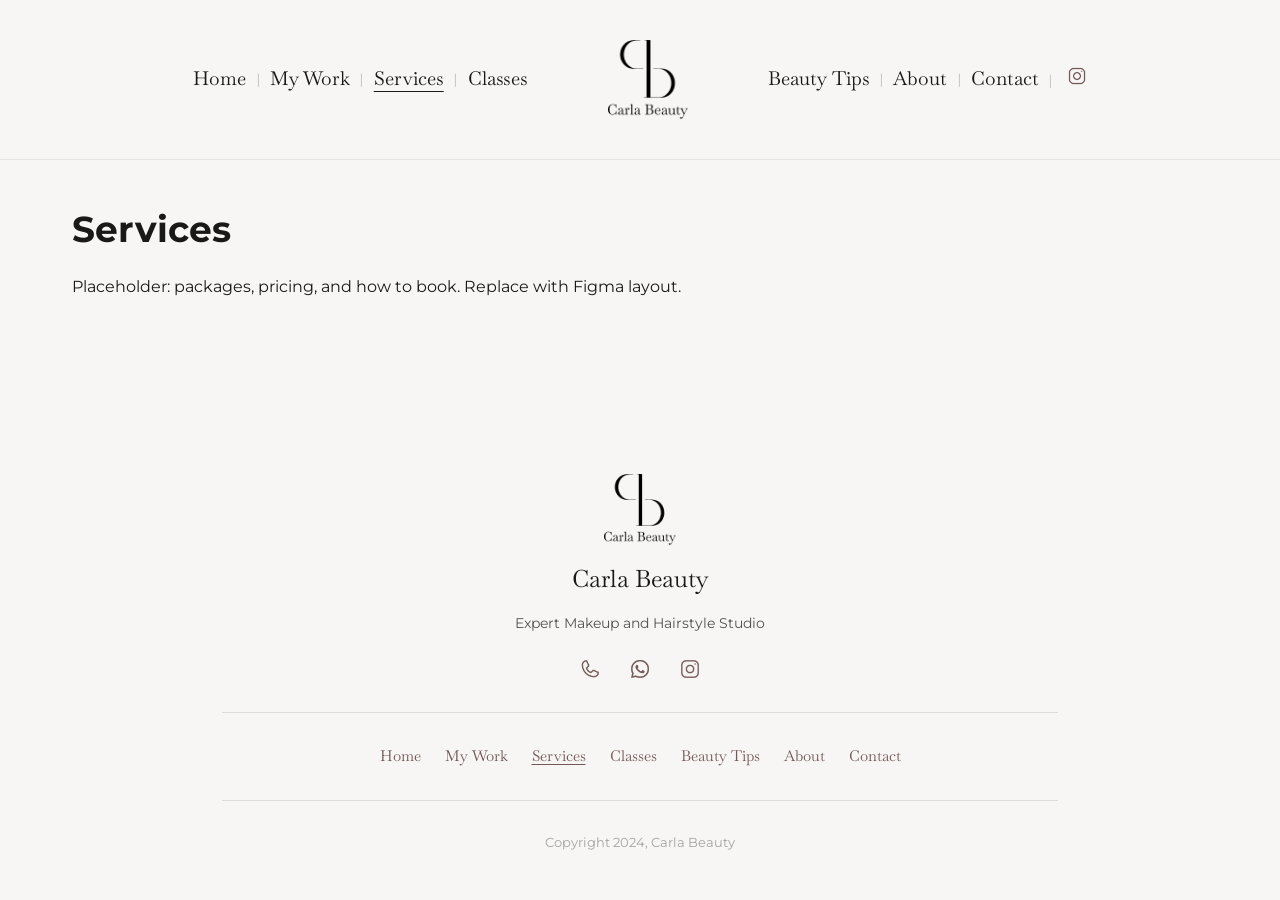
<file: services.html>
<!DOCTYPE html>
<html lang="en">
  <head>
    <meta charset="UTF-8" />
    <meta name="viewport" content="width=device-width, initial-scale=1.0" />
    <title>Carla Beauty — Services</title>
    <link rel="preconnect" href="https://fonts.googleapis.com" />
    <link rel="preconnect" href="https://fonts.gstatic.com" crossorigin />
    <link rel="stylesheet" href="css/global.css" />
    <link rel="stylesheet" href="css/pages/services.css" />
  </head>
  <body class="page-services">
    <!-- HEADER / NAV BAR -->
    <header class="site-header site-header--split">
      <div class="site-header__inner site-header__inner--split">
        <button type="button" class="site-header__burger" id="menu-open">
          <img
            class="site-header__burger-icon"
            src="assets/images/icon-burger.png"
            width="22"
            height="16"
            alt=""
          />
        </button>

        <nav class="site-nav site-nav--left site-nav--desktop">
          <ul>
            <li>
              <a href="index.html">Home</a>
            </li>
            <li><a href="portfolio.html">My Work</a></li>
            <li><a href="services.html" class="is-current">Services</a></li>
            <li><a href="academy.html">Classes</a></li>
          </ul>
        </nav>

        <a class="site-logo site-logo--mark" href="index.html">
          <img
            src="assets/images/squared-logo.png"
            width="120"
            height="120"
            alt="Carla Beauty — Home"
          />
        </a>

        <nav class="site-nav site-nav--right site-nav--desktop">
          <ul>
            <li><a href="beauty-tips.html">Beauty Tips</a></li>
            <li><a href="about.html">About</a></li>
            <li><a href="contact.html">Contact</a></li>
            <li>
              <a
                class="site-nav__social"
                href="https://www.instagram.com/"
                rel="noopener noreferrer"
                target="_blank"
              >
                <img
                  class="site-nav__ig"
                  src="assets/images/icon-instagram.png"
                  width="20"
                  height="20"
                  alt=""
                />
              </a>
            </li>
          </ul>
        </nav>

        <a
          class="site-header__ig-mobile"
          href="https://www.instagram.com/"
          rel="noopener noreferrer"
          target="_blank"
        >
          <img
            class="site-header__ig-mobile-icon"
            src="assets/images/icon-instagram.png"
            width="22"
            height="22"
            alt=""
          />
        </a>
      </div>
    </header>

    <!-- Full-screen mobile menu -->
    <div class="mobile-menu" id="mobile-menu" hidden>
      <div class="mobile-menu__panel">
        <button type="button" class="mobile-menu__close" id="menu-close">
          <img
            class="mobile-menu__close-icon"
            src="assets/images/icon-x.png"
            width="22"
            height="22"
            alt=""
          />
        </button>

        <a class="mobile-menu__logo" href="index.html">
          <img
            src="assets/images/squared-logo.png"
            width="120"
            height="120"
            alt="Carla Beauty — Home"
          />
        </a>

        <nav class="mobile-menu__nav">
          <ul>
            <li>
              <a href="index.html" data-menu-link>Home</a>
            </li>
            <li><a href="portfolio.html" data-menu-link>My Work</a></li>
            <li><a href="services.html" data-menu-link class="is-current">Services</a></li>
            <li><a href="academy.html" data-menu-link>Classes</a></li>
            <li><a href="beauty-tips.html" data-menu-link>Beauty Tips</a></li>
            <li><a href="about.html" data-menu-link>About</a></li>
            <li><a href="contact.html" data-menu-link>Contact</a></li>
          </ul>
        </nav>

        <div class="mobile-menu__footer">
          <div class="mobile-menu__social">
            <a class="mobile-menu__social-link" href="tel:+16045550100">
              <img
                class="mobile-menu__social-img"
                src="assets/images/icon-phone.png"
                width="24"
                height="24"
                alt=""
              />
            </a>
            <a
              class="mobile-menu__social-link"
              href="https://wa.me/"
              rel="noopener noreferrer"
              target="_blank"
            >
              <img
                class="mobile-menu__social-img"
                src="assets/images/icon-whatsapp.png"
                width="24"
                height="24"
                alt=""
              />
            </a>
            <a
              class="mobile-menu__social-link"
              href="https://www.instagram.com/"
              rel="noopener noreferrer"
              target="_blank"
            >
              <img
                class="mobile-menu__social-img"
                src="assets/images/icon-instagram.png"
                width="24"
                height="24"
                alt=""
              />
            </a>
          </div>
          <p class="mobile-menu__tagline">Expert Makeup and Hairstyle Studio</p>
        </div>
      </div>
    </div>

    <main class="site-main" id="main">
      <h1 class="page-title">Services</h1>
      <p>Placeholder: packages, pricing, and how to book. Replace with Figma layout.</p>
    </main>

    <!-- FOOTER SECTION -->
    <footer class="site-footer">
      <div class="site-footer__inner">
        <div class="site-footer__brand">
          <a class="site-footer__logo-link" href="index.html">
            <img
              src="assets/images/squared-logo.png"
              width="72"
              height="72"
              alt=""
            />
            <span class="site-footer__wordmark">Carla Beauty</span>
          </a>
          <p class="site-footer__tagline">Expert Makeup and Hairstyle Studio</p>
          <div class="site-footer__socials">
            <a class="site-footer__social" href="tel:+16045550100">
              <img src="assets/images/icon-phone.png" width="22" height="22" alt="" />
            </a>
            <a
              class="site-footer__social"
              href="https://wa.me/"
              rel="noopener noreferrer"
              target="_blank"
            >
              <img src="assets/images/icon-whatsapp.png" width="22" height="22" alt="" />
            </a>
            <a
              class="site-footer__social"
              href="https://www.instagram.com/"
              rel="noopener noreferrer"
              target="_blank"
            >
              <img src="assets/images/icon-instagram.png" width="22" height="22" alt="" />
            </a>
          </div>
        </div>

        <hr class="site-footer__rule" />

        <nav class="site-footer__nav">
          <ul class="site-footer__nav-list">
            <li><a href="index.html">Home</a></li>
            <li><a href="portfolio.html">My Work</a></li>
            <li><a href="services.html" class="is-current">Services</a></li>
            <li><a href="academy.html">Classes</a></li>
            <li><a href="beauty-tips.html">Beauty Tips</a></li>
            <li><a href="about.html">About</a></li>
            <li><a href="contact.html">Contact</a></li>
          </ul>
        </nav>

        <hr class="site-footer__rule" />

        <p class="site-footer__copy">Copyright 2024, Carla Beauty</p>
      </div>
    </footer>

    <script src="js/main.js"></script>
  </body>
</html>
</file>
<file: css/global.css>
/* --------------------------------------------------------------------------
   Global: variables, reset, shared layout (nav, footer)
   Breakpoint: 1280px — below = mobile, 1280px+ = desktop
   -------------------------------------------------------------------------- */

/* Baskervville & Montserrat fonts */
/* Using Montserrat instead of Avenir (not in Google Fonts) */
@import url("https://fonts.googleapis.com/css2?family=Baskervville:ital@0;1&family=Montserrat:ital,wght@0,400;0,500;0,600;1,400&display=swap");

/* Site variables */
:root {
  /* BC Beauty palette / style guide */
  --color-brand-black: #191919;
  --color-bold-main: #725a58;
  --color-accent-pink: #e3b6b1;
  --color-light-pink: #fae9e7;
  --color-pale-white: #f8f6f4;
  --color-paper-white: #fbfafa;
  --color-mid-grey: #a3a3a3;
  --color-dark-grey: #535353;
  --color-dark-pink: #b99692;
  --color-brown: #a06d67;

  --color-bg: var(--color-pale-white);
  --color-text: var(--color-brand-black);
  --color-text-muted: var(--color-dark-grey);
  --color-accent: var(--color-bold-main);

  --font-sans: "Montserrat", system-ui, -apple-system, "Segoe UI", Roboto,
    Helvetica, Arial, sans-serif;
  --font-serif: "Baskervville", Georgia, "Times New Roman", serif;

  --space-xs: 0.5rem;
  --space-sm: 1rem;
  --space-md: 1.5rem;
  --space-lg: 2rem;
  --space-xl: 3rem;

  --header-height: 3.5rem;
  --content-max-width: 1200px;
}

*,
*::before,
*::after {
  box-sizing: border-box;
}

body {
  margin: 0;
  min-height: 100vh;
  display: flex;
  flex-direction: column;
  font-family: var(--font-sans);
  font-size: 1rem;
  line-height: 1.5;
  color: var(--color-text);
  background-color: var(--color-bg);
}

img {
  max-width: 100%;
  height: auto;
  display: block;
}

a {
  color: inherit;
  text-decoration-thickness: 1px;
  text-underline-offset: 0.2em;
}

a:hover {
  color: var(--color-bold-main);
}

.btn {
  display: inline-flex;
  align-items: center;
  justify-content: center;
  min-height: 2.75rem;
  padding: 0 1.75rem;
  font-family: var(--font-serif);
  font-size: 1rem;
  font-weight: 400;
  line-height: 1.5;
  color: var(--color-brand-black);
  text-decoration: none;
  border: 1px solid var(--color-brand-black);
  border-radius: 2px;
  background: transparent;
  transition: background-color 0.2s ease, color 0.2s ease;
}

.btn:hover {
  background: var(--color-brand-black);
  color: var(--color-paper-white);
}

.btn--sans {
  font-family: var(--font-sans);
  font-size: 1.125rem;
  font-weight: 500;
  padding: 0 1.5rem;
}

.btn--hero {
  margin-top: var(--space-xs);
  min-height: unset;
  padding: 0.65rem 1.5rem;
  font-family: var(--font-sans);
  font-size: 1.125rem;
  font-weight: 500;
  color: var(--color-paper-white);
  border-color: rgba(251, 250, 250, 0.85);
}

.btn--hero:hover {
  background: rgba(251, 250, 250, 0.12);
  color: var(--color-paper-white);
}

/* Mobile-first: default styles apply below 1280px */
.site-header {
  position: sticky;
  top: 0;
  z-index: 100;
  min-height: var(--header-height);
  padding: var(--space-sm) var(--space-md);
  background-color: var(--color-pale-white);
  border-bottom: 1px solid rgba(25, 25, 25, 0.08);
}

.site-header__inner {
  max-width: var(--content-max-width);
  margin: 0 auto;
  display: flex;
  flex-wrap: wrap;
  align-items: center;
  justify-content: space-between;
  gap: var(--space-sm);
}

.site-logo {
  font-weight: 700;
  font-size: 1.125rem;
  text-decoration: none;
}

.site-nav ul {
  list-style: none;
  margin: 0;
  padding: 0;
  display: flex;
  flex-wrap: wrap;
  gap: var(--space-sm) var(--space-md);
}

.site-nav a {
  text-decoration: none;
  font-size: 0.9375rem;
}

/* Split header (index + inner pages): current link uses underline, not accent color */
.site-header--split .site-nav a.is-current {
  text-decoration: underline;
  text-underline-offset: 0.35rem;
  text-decoration-thickness: 1px;
  font-weight: 400;
  color: var(--color-brand-black);
}

.site-main {
  flex: 1;
  width: 100%;
  max-width: var(--content-max-width);
  margin: 0 auto;
  padding: var(--space-lg) var(--space-md);
}

.site-footer {
  margin-top: auto;
  padding: 0;
  border-top: none;
  background: var(--color-pale-white);
  font-size: 0.875rem;
  text-align: center;
}

/* —— Split header + full-screen menu (shared with home) —— */

.visually-hidden {
  position: absolute;
  width: 1px;
  height: 1px;
  padding: 0;
  margin: -1px;
  overflow: hidden;
  clip: rect(0, 0, 0, 0);
  white-space: nowrap;
  border: 0;
}

.site-header--split {
  border-bottom: 1px solid rgba(25, 25, 25, 0.08);
}

.site-header__inner--split {
  max-width: 1400px;
  margin: 0 auto;
  padding: 0.75rem var(--space-md);
  display: grid;
  grid-template-columns: auto 1fr auto;
  align-items: center;
  gap: 0;
}

.site-header__burger {
  display: flex;
  align-items: center;
  justify-content: center;
  width: 44px;
  height: 44px;
  margin: 0;
  padding: 0;
  border: none;
  background: transparent;
  cursor: pointer;
}

.site-header__burger:hover img {
  opacity: 0.75;
}

.site-header__burger img {
  display: block;
  width: 22px;
  height: auto;
}

.site-header__ig-mobile {
  display: flex;
  align-items: center;
  justify-content: center;
  width: 44px;
  height: 44px;
  color: var(--color-brand-black);
  text-decoration: none;
}

.site-header__ig-mobile:hover img {
  opacity: 0.75;
}

.site-header__ig-mobile img {
  display: block;
  width: 22px;
  height: auto;
}

.site-logo--mark {
  justify-self: center;
  display: block;
  flex-shrink: 0;
  line-height: 0;
}

.site-logo--mark img {
  display: block;
  width: 80px;
  height: auto;
}

@media (max-width: 1279.98px) {
  .site-header--split {
    background: #ffffff;
  }

  .site-nav--desktop {
    display: none;
  }
}

.site-header--split .site-nav--left ul,
.site-header--split .site-nav--right ul {
  list-style: none;
  margin: 0;
  padding: 0;
  display: flex;
  flex-wrap: wrap;
  align-items: center;
  justify-content: center;
  gap: 0;
}

.site-header--split .site-nav--left li + li::before,
.site-header--split .site-nav--right li + li::before {
  content: "|";
  margin: 0 0.65rem;
  color: var(--color-mid-grey);
  font-weight: 400;
  font-family: var(--font-serif);
  font-size: 0.85rem;
}

.site-header--split .site-nav a {
  font-family: var(--font-serif);
  font-size: 1.2rem;
  color: var(--color-brand-black);
  text-decoration: none;
}

.site-header--split .site-nav a:hover {
  color: var(--color-bold-main);
}

.site-header--split .site-nav__social {
  display: inline-flex;
  align-items: center;
  justify-content: center;
  color: var(--color-brand-black);
  text-decoration: none;
}

.site-header--split .site-nav__social:hover img {
  opacity: 0.75;
}

.site-header--split .site-nav__social img {
  display: block;
  width: 20px;
  height: auto;
}

body.menu-open {
  overflow: hidden;
}

.mobile-menu {
  position: fixed;
  inset: 0;
  z-index: 1000;
  background: var(--color-pale-white);
  overflow-y: auto;
  -webkit-overflow-scrolling: touch;
}

.mobile-menu[hidden] {
  display: none !important;
}

.mobile-menu__panel {
  position: relative;
  min-height: 100%;
  display: flex;
  flex-direction: column;
  align-items: center;
  padding: 4.5rem var(--space-md) var(--space-xl);
  text-align: center;
}

.mobile-menu__close {
  position: absolute;
  top: 1rem;
  left: 1rem;
  width: 44px;
  height: 44px;
  margin: 0;
  padding: 0;
  border: none;
  background: transparent;
  cursor: pointer;
  display: flex;
  align-items: center;
  justify-content: center;
}

.mobile-menu__close:hover img {
  opacity: 0.75;
}

.mobile-menu__close img {
  display: block;
  width: 22px;
  height: auto;
}

.mobile-menu__logo {
  display: block;
  line-height: 0;
  margin-bottom: var(--space-lg);
}

.mobile-menu__logo img {
  width: 100px;
  height: auto;
}

.mobile-menu__nav ul {
  list-style: none;
  margin: 0;
  padding: 0;
}

.mobile-menu__nav li {
  margin: 0 0 1.35rem;
}

.mobile-menu__nav a {
  font-family: var(--font-serif);
  font-size: 2rem;
  font-weight: 400;
  color: var(--color-bold-main);
  text-decoration: none;
}

.mobile-menu__nav a:hover,
.mobile-menu__nav a:focus-visible {
  color: var(--color-brand-black);
}

.mobile-menu__nav a.is-current {
  text-decoration: underline;
  text-underline-offset: 0.35rem;
  text-decoration-thickness: 1px;
  font-weight: 400;
  color: var(--color-brand-black);
}

.mobile-menu__footer {
  margin-top: auto;
  padding-top: var(--space-xl);
  width: 100%;
  max-width: 360px;
}

.mobile-menu__social {
  display: flex;
  align-items: center;
  justify-content: center;
  gap: 2rem;
  margin-bottom: var(--space-md);
}

.mobile-menu__social-link {
  display: flex;
  align-items: center;
  justify-content: center;
  color: var(--color-brand-black);
  text-decoration: none;
}

.mobile-menu__social-link:hover img {
  opacity: 0.75;
}

.mobile-menu__social-link img {
  display: block;
  width: 24px;
  height: auto;
}

.mobile-menu__tagline {
  margin: 0;
  font-family: var(--font-sans);
  font-size: 0.8125rem;
  font-weight: 400;
  line-height: 1.5;
  color: var(--color-dark-grey);
}

/* —— Site footer (same markup on all pages) —— */

.site-footer__inner {
  max-width: 900px;
  margin: 0 auto;
  padding: var(--space-xl) var(--space-md) var(--space-lg);
}

.site-footer__brand {
  text-align: center;
}

.site-footer__logo-link {
  display: inline-flex;
  flex-direction: column;
  align-items: center;
  gap: var(--space-sm);
  text-decoration: none;
  color: var(--color-brand-black);
}

.site-footer__logo-link:hover {
  color: var(--color-brand-black);
  opacity: 0.85;
}

.site-footer__logo-link img {
  display: block;
  width: 72px;
  height: auto;
}

.site-footer__wordmark {
  font-family: var(--font-serif);
  font-size: 1.5rem;
  font-weight: 400;
}

.site-footer__tagline {
  margin: var(--space-sm) 0 var(--space-md);
  font-family: var(--font-sans);
  font-size: 0.875rem;
  color: var(--color-dark-grey);
}

.site-footer__socials {
  display: flex;
  align-items: center;
  justify-content: center;
  gap: 1.75rem;
}

.site-footer__social {
  display: flex;
  color: var(--color-bold-main);
  text-decoration: none;
}

.site-footer__social:hover img {
  opacity: 0.75;
}

.site-footer__social img {
  display: block;
  width: 22px;
  height: auto;
}

.site-footer__rule {
  margin: var(--space-lg) 0;
  border: none;
  border-top: 1px solid rgba(25, 25, 25, 0.12);
}

.site-footer__nav-list {
  list-style: none;
  margin: 0;
  padding: 0;
  display: grid;
  grid-template-columns: 1fr 1fr;
  grid-template-rows: repeat(4, auto);
  grid-auto-flow: column;
  column-gap: 2.5rem;
  row-gap: 0.5rem;
  justify-content: center;
  justify-items: center;
  max-width: 22rem;
  margin-left: auto;
  margin-right: auto;
}

.site-footer__nav-list a {
  font-family: var(--font-serif);
  font-size: 0.9375rem;
  color: var(--color-bold-main);
  text-decoration: none;
}

.site-footer__nav-list a:hover {
  color: var(--color-brand-black);
}

.site-footer__nav-list a.is-current {
  text-decoration: underline;
  text-underline-offset: 0.2em;
}

.site-footer__copy {
  margin: 0;
  font-family: var(--font-sans);
  font-size: 0.8125rem;
  color: var(--color-mid-grey);
}

.page-title {
  margin: 0 0 var(--space-md);
  font-size: 1.75rem;
  font-weight: 700;
  line-height: 1.2;
}

/* ================================
  BRANDS SECTION
================================ */


/* —— Brands —— */
.brands {
  background: var(--color-paper-white);
  padding: var(--space-xl) var(--space-md) calc(var(--space-xl) * 1.25);
}

.brands__inner {
  max-width: 1000px;
  margin: 0 auto;
}

.brands__title {
  display: flex;
  align-items: center;
  justify-content: center;
  gap: var(--space-md);
  margin: 0 0 var(--space-lg);
}

.brands__line {
  flex: 1;
  height: 1px;
  background: rgba(25, 25, 25, 0.2);
  max-width: 160px;
}

.brands__label {
  font-family: var(--font-serif);
  font-size: 1.5rem;
  font-weight: 400;
  color: var(--color-brand-black);
  white-space: nowrap;
}


/* --------------------------------------------------------------------------
   Desktop only (1280px+): one query for header chrome, mobile menu hide,
   main/footer spacing, and a few inner-page blocks (about, booking, etc.).
   Below that width, see max-width block above for split-header mobile rules.
   -------------------------------------------------------------------------- */

@media (min-width: 1280px) {
  .site-header {
    padding: var(--space-md) var(--space-lg);
  }

  .site-header__inner--split {
    display: flex;
    flex-direction: row;
    flex-wrap: nowrap;
    align-items: center;
    justify-content: center;
    gap: 80px;
    padding: 1rem var(--space-lg);
  }

  .site-header__burger,
  .site-header__ig-mobile {
    display: none;
  }

  .site-logo--mark {
    justify-self: auto;
  }

  .mobile-menu {
    display: none !important;
  }

  .site-main {
    padding: var(--space-xl) var(--space-lg);
  }

  .page-title {
    font-size: 2.25rem;
  }

  .site-footer__inner {
    padding: 5rem var(--space-lg) var(--space-xl);
  }

  .site-footer__nav-list {
    display: flex;
    flex-wrap: wrap;
    justify-content: center;
    gap: 0.5rem 1.5rem;
    max-width: none;
    grid-template-columns: unset;
    grid-template-rows: unset;
    grid-auto-flow: unset;
    justify-items: unset;
  }

  .beauty-tips__grid {
    grid-template-columns: repeat(3, 1fr);
    gap: 30px;
  }

  .about__intro {
    flex-direction: row;
    justify-content: center;
    text-align: left;
    gap: 80px;
    padding: 80px;
  }

  .about__title {
    font-size: 3.5rem;
  }

  .brands {
    padding: 5rem var(--space-lg) 6rem;
  }


  .booking {
    max-width: 800px;
    margin: 0 auto;
    border-radius: 8px;
  }

  .booking__grid {
    grid-template-columns: 1fr 1fr;
  }
}
</file>
<file: css/pages/about.css>
/* About — about.html */
/* Page-specific styles */

.about__hero {
  text-align: center;
  padding: var(--space-xl) var(--space-md);
}

.about__title {
  font-family: var(--font-serif);
  font-size: 2.25rem;
  letter-spacing: 2px;
}

.about__intro {
  background: var(--color-light-pink);
  padding: 40px 20px;
  display: row;
  flex-direction: row;
  gap: 30px;
  align-items: center;
  text-align: center;
}

.about__image img {
  /* width: 100%; */
  /* max-width: 300px; */
  height: 400px;
  border: 1px solid rgba(0,0,0,0.1);
}

.about__content h2 {
  font-family: var(--font-serif);
  font-size: 1.5rem;
  line-height: 1.3;
}

.about__btn {
  display: inline-block;
  padding: 12px 30px;
  border: 1px solid var(--color-dark-grey);
  text-decoration: none;
  font-family: var(--font-serif);
  margin-top: 10px;
}


  /* ================================
    DESKTOP OVERRIDES (1280px+)
  ================================ */

  @media (min-width: 1280px) {
    .beauty-tips__grid {
      grid-template-columns: repeat(3, 1fr);
      gap: 30px;
    }

    .about__intro {
      flex-direction: row;
      justify-content: center;
      text-align: left;
      gap: 80px;
      padding: 80px;
    }

    .about__title {
      font-size: 3.5rem;
    }

    .booking {
      max-width: 800px;
      margin: 0 auto;
      border-radius: 8px;
    }

    .booking__grid {
      grid-template-columns: 1fr 1fr;
    }
  }
</file>
<file: css/pages/academy.css>
/* Academy — academy.html */
.page-academy .site-main {
  /* Classes: 1-on-1, Pro, Self */
}
</file>
<file: css/pages/contact.css>
/* ================================
  CONTACT PAGE (BOOKING)
================================ */

.booking {
  background: var(--color-light-pink);
  padding: 30px 20px;
}

.booking h2 {
  font-size: 1.1rem;
  margin: 25px 0 10px;
  font-family: var(--font-serif);
}

.booking__row {
  display: flex;
  gap: 10px;
  flex-wrap: wrap;
}

.booking__grid {
  display: grid;
  grid-template-columns: 1fr; /* Single col for mobile labels */
  gap: 12px;
}

input[type="text"], textarea {
  width: 100%;
  padding: 12px;
  border: 1px solid #ccc;
  border-radius: 4px;
}

.submit-btn {
  width: 100%;
  padding: 15px;
  background: var(--color-brand-black);
  color: white;
  border: none;
  font-family: var(--font-serif);
  font-size: 1.1rem;
  margin-top: 30px;
  cursor: pointer;
}
</file>
<file: css/pages/portfolio.css>
/* Portfolio — portfolio.html */
.page-portfolio .site-main {
  /* Two tabs */
}
</file>
<file: css/pages/services.css>
/* Services — services.html */
.page-services .site-main {
  /* Page-specific styles */
}
</file>
<file: css/pages/home.css>
/* Home — index.html (BC Beauty first fold + brands; matches style guide) */
/* Header, mobile menu, expanded footer: see global.css */

/* Normalize + full width */
.page-home .site-main--home {
  max-width: none;
  margin: 0;
  padding: 0;
  width: 100%;
}

/* ================================ */
/* —— Hero Section —— */
/* ================================ */
.home-hero {
  position: relative;
  height: 625px;
  display: flex;
  align-items: center;
  justify-content: center;
  text-align: center;
  color: var(--color-paper-white);
}

.home-hero__bg {
  position: absolute;
  inset: 0;
  background-color: #2a2422;
  background-image: linear-gradient(
      180deg,
      rgba(25, 25, 25, 0.35) 0%,
      rgba(25, 25, 25, 0.55) 100%
    ),
    url("../../assets/images/home/hero-background.jpg");
  background-size: cover;
  background-position: center 30%;
}

.home-hero__content {
  position: relative;
  z-index: 1;
  max-width: min(100%, 640px);
  padding: var(--space-sm) var(--space-md);
  display: flex;
  flex-direction: column;
  align-items: center;
  gap: var(--space-md);
}

.home-hero__script {
  width: min(100%, 610px);
  height: auto;
}

.home-hero__tagline {
  margin: 0;
  font-family: var(--font-sans);
  font-size: 1.125rem;
  font-weight: 400;
  line-height: 1.5;
  max-width: 36ch;
  color: rgba(251, 250, 250, 0.95);
}

/* —— About —— */
.home-about {
  background: var(--color-pale-white);
  padding: var(--space-xl) var(--space-md);
}

.home-about__inner {
  max-width: 1100px;
  margin: 0 auto;
  display: flex;
  flex-direction: column;
  gap: var(--space-xl);
  align-items: center;
}

.home-about__copy {
  order: 1;
}

.home-about__media {
  order: 2;
  display: flex;
  flex-direction: column;
  align-items: center;
  gap: var(--space-md);
  width: 100%;
}

.home-about__frame {
  position: relative;
  display: inline-block;
  background: var(--color-light-pink);
  padding: 0;
  margin: 1rem 0 0 1rem;
}

.home-about__frame::before {
  content: "";
  position: absolute;
  top: -14px;
  left: -14px;
  right: 14px;
  bottom: 14px;
  border: 1px solid var(--color-accent-pink);
  pointer-events: none;
  z-index: 0;
}

.home-about__photo {
  position: relative;
  z-index: 1;
  display: block;
  width: 100%;
  max-width: 380px;
  height: auto;
  object-fit: cover;
}

.home-about__badge {
  display: flex;
  flex-direction: row;
  flex-wrap: wrap;
  align-items: center;
  justify-content: center;
  gap: 0.5rem 1rem;
  padding: 0.65rem 1rem;
  background: var(--color-paper-white);
  border: 1px solid rgba(25, 25, 25, 0.08);
  box-shadow: 0 4px 20px rgba(25, 25, 25, 0.06);
  text-align: center;
  max-width: 100%;
}

.home-about__badge-brand {
  font-family: var(--font-sans);
  font-size: 0.65rem;
  font-weight: 600;
  letter-spacing: 0.03em;
  color: var(--color-brand-black);
}

.home-about__badge-text {
  font-family: var(--font-sans);
  font-size: 0.65rem;
  font-weight: 500;
  color: var(--color-dark-grey);
  line-height: 1.3;
}

.home-about__copy {
  text-align: center;
}

.home-about__monogram {
  margin: 0 0 var(--space-sm);
}

.home-about__monogram img {
  margin: 0 auto;
  width: 48px;
  height: auto;
}

.home-about__title {
  margin: 0 0 var(--space-sm);
  font-family: var(--font-serif);
  font-size: 2rem;
  font-weight: 400;
  line-height: 1.35;
  color: var(--color-brand-black);
}

.home-about__body {
  margin: 0 0 var(--space-md);
  font-family: var(--font-sans);
  font-size: 1.125rem;
  line-height: 1.5;
  color: var(--color-dark-grey);
  max-width: 42ch;
  margin-left: auto;
  margin-right: auto;
}

.home-about__actions {
  display: flex;
  flex-wrap: wrap;
  align-items: center;
  justify-content: center;
  gap: var(--space-md);
}

.home-about__signature {
  width: min(200px, 45vw);
  height: auto;
}


/* —— My work / You are a star —— */
.home-star {
  background: #f9eae8;
  padding: var(--space-xl) var(--space-md) calc(var(--space-xl) * 1.25);
}

.home-star__inner {
  max-width: 1100px;
  margin: 0 auto;
  text-align: center;
}

.home-star__title {
  margin: 0 0 var(--space-sm);
  font-family: var(--font-serif);
  font-size: clamp(1.75rem, 5vw, 2.75rem);
  font-weight: 400;
  line-height: 1.2;
  letter-spacing: 0.08em;
  text-transform: uppercase;
  color: var(--color-brand-black);
}

.home-star__lede {
  margin: 0 auto var(--space-md);
  max-width: 40ch;
  font-family: var(--font-sans);
  font-size: 1rem;
  line-height: 1.6;
  color: var(--color-dark-grey);
}

.home-star .btn {
  margin-bottom: var(--space-xl);
}

.home-star__gallery {
  display: grid;
  grid-template-columns: 1fr 1fr;
  gap: 0.35rem;
  margin: 0 0 var(--space-xl);
}

.home-star__gallery img {
  width: 100%;
  height: 300px;
  display: block;
  object-fit: cover;
  object-position: center;
}

.home-star__testimonial {
  margin: 0;
  padding: 0;
}

.home-star__quote {
  margin: 0 auto var(--space-sm);
  max-width: 48ch;
  font-family: var(--font-sans);
  font-size: 1rem;
  font-style: normal;
  font-weight: 400;
  line-height: 1.65;
  color: var(--color-dark-grey);
}

.home-star__quote-mark {
  display: block;
  margin-bottom: 0.35rem;
  font-family: var(--font-serif);
  font-size: 2.5rem;
  line-height: 1;
  color: var(--color-accent-pink);
}

.home-star__quote-name {
  margin: 0;
  font-family: var(--font-serif);
  font-size: 1.5rem;
  font-style: italic;
  font-weight: 400;
  color: var(--color-brand-black);
}

/* —— Service categories / Makeup & Hairstyle —— */
.home-services {
  background: var(--color-pale-white);
  padding: var(--space-xl) var(--space-md) calc(var(--space-xl) * 1.5);
}

.home-services__inner {
  max-width: 1100px;
  margin: 0 auto;
  text-align: center;
}

.home-services__title {
  display: flex;
  flex-direction: column;
  align-items: center;
  gap: 0.1rem;
  margin: 0 0 var(--space-md);
  padding-bottom: var(--space-md);
  border-bottom: 1px solid rgba(25, 25, 25, 0.12);
  font-family: var(--font-serif);
  font-size: clamp(1.5rem, 4vw, 2.25rem);
  font-weight: 400;
  line-height: 1.2;
  letter-spacing: 0.06em;
  text-transform: uppercase;
  color: var(--color-brand-black);
}

.home-services__title-line {
  display: block;
}

.home-services__lede {
  margin: 0 auto var(--space-md);
  max-width: 40ch;
  font-family: var(--font-sans);
  font-size: 1rem;
  line-height: 1.6;
  color: var(--color-dark-grey);
}

.home-services .btn {
  margin-bottom: var(--space-xl);
}

.home-services__grid {
  display: flex;
  flex-direction: column;
  gap: var(--space-sm);
  align-items: stretch;
  width: 100%;
  max-width: 400px;
  margin-left: auto;
  margin-right: auto;
}

.home-services__cat {
  width: 100%;
  height: auto;
  display: block;
  object-fit: cover;
}

.home-services__cat--wedding {
  order: 1;
}

.home-services__cat--party {
  order: 2;
}

.home-services__cat--shoot {
  order: 3;
}

/* —— Make Up 101 / Academy —— */
.home-academy {
  background: #f9eae8;
  padding: var(--space-xl) var(--space-md) calc(var(--space-xl) * 1.25);
}

.home-academy__inner {
  max-width: 1100px;
  margin: 0 auto;
  display: flex;
  flex-direction: column;
  gap: var(--space-xl);
  align-items: center;
}

.home-academy__content {
  width: 100%;
  text-align: center;
}

.home-academy__title {
  margin: 0 0 var(--space-lg);
  font-family: var(--font-serif);
  font-size: clamp(1.75rem, 4vw, 2.5rem);
  font-weight: 400;
  line-height: 1.2;
  letter-spacing: 0.06em;
  text-transform: uppercase;
  color: var(--color-brand-black);
}

.home-academy__list {
  list-style: none;
  margin: 0 0 var(--space-lg);
  padding: 0;
  display: flex;
  flex-direction: column;
  gap: var(--space-lg);
}

.home-academy__item {
  display: flex;
  flex-direction: column;
  align-items: center;
  gap: var(--space-sm);
  max-width: 36rem;
  margin-left: auto;
  margin-right: auto;
}

.home-academy__item-icon {
  display: flex;
  align-items: center;
  justify-content: center;
}

.home-academy__item-icon img {
  display: block;
  width: 28px;
  height: auto;
}

.home-academy__item-body {
  display: flex;
  flex-direction: column;
  align-items: center;
  gap: var(--space-xs);
}

.home-academy__item-title {
  margin: 0;
  font-family: var(--font-serif);
  font-size: 1.25rem;
  font-weight: 400;
  color: var(--color-brand-black);
}

.home-academy__item-text {
  margin: 0;
  font-family: var(--font-sans);
  font-size: 0.9375rem;
  line-height: 1.6;
  color: var(--color-dark-grey);
}

.home-academy__item-link {
  font-family: var(--font-serif);
  font-size: 1rem;
  color: var(--color-bold-main);
  text-decoration: none;
}

.home-academy__item-link:hover {
  text-decoration: underline;
}

.home-academy__media {
  width: 100%;
  display: flex;
  justify-content: center;
}

.home-academy__portrait {
  display: block;
  width: 100%;
  max-width: min(100%, 520px);
  height: auto;
}

.home-diy {
  display: none;
}

.home-diy__inner {
  max-width: 1100px;
  margin: 0 auto;
  text-align: center;
}

.home-diy__title {
  margin: 0 0 var(--space-sm);
  font-family: var(--font-serif);
  font-size: clamp(1.75rem, 4vw, 2.25rem);
  font-weight: 400;
  line-height: 1.2;
  color: var(--color-brand-black);
}

.home-diy__subtitle {
  margin: 0 0 var(--space-lg);
  font-family: var(--font-sans);
  font-size: 1rem;
  line-height: 1.5;
  color: var(--color-dark-grey);
}

.home-diy__grid {
  display: flex;
  flex-direction: column;
  gap: var(--space-md);
  margin-bottom: var(--space-lg);
}

.home-diy__card {
  display: block;
  border-radius: 12px;
  overflow: hidden;
  line-height: 0;
  box-shadow: 0 4px 24px rgba(25, 25, 25, 0.08);
}

.home-diy__card img {
  width: 100%;
  height: auto;
  display: block;
}

.home-diy__card:hover {
  opacity: 0.95;
}

@media (min-width: 1280px) {
  .home-hero__tagline {
    font-size: 1.125rem;
  }

  .home-about {
    padding: 5rem var(--space-lg);
  }

  .home-about__inner {
    display: grid;
    grid-template-columns: minmax(280px, 420px) 1fr;
    gap: 3.5rem;
    align-items: center;
  }

  .home-about__copy {
    order: unset;
    text-align: left;
  }

  .home-about__media {
    order: unset;
    align-items: flex-start;
  }

  .home-about__badge {
    flex-direction: column;
    gap: 0.15rem;
    align-items: center;
    text-align: center;
  }

  .home-about__badge-brand {
    font-size: 0.75rem;
    letter-spacing: 0.04em;
  }

  .home-about__badge-text {
    font-size: 0.6875rem;
    max-width: 16ch;
  }

  .home-about__monogram img {
    margin: 0;
  }

  .home-about__body {
    margin-left: 0;
  }

  .home-about__actions {
    justify-content: flex-start;
  }

  .home-star {
    padding: 5rem var(--space-lg) 6rem;
  }

  .home-star__gallery {
    grid-template-columns: repeat(4, 1fr);
    gap: 0.75rem;
  }

  .home-services {
    padding: 5rem var(--space-lg) 6rem;
  }

  .home-services__title {
    border-bottom: none;
    padding-bottom: 0;
    gap: 0.25rem;
  }

  .home-services__grid {
    display: grid;
    grid-template-columns: 1fr 1.12fr 1fr;
    align-items: end;
    gap: 1rem;
    max-width: none;
    margin-left: 0;
    margin-right: 0;
  }

  .home-academy {
    padding: 5rem var(--space-lg) 6rem;
  }

  .home-academy__inner {
    display: grid;
    grid-template-columns: minmax(0, 1fr) minmax(280px, 420px);
    gap: 3rem;
    align-items: center;
  }

  .home-academy__content {
    text-align: left;
  }

  .home-academy__item {
    flex-direction: row;
    align-items: flex-start;
    max-width: none;
    margin-left: 0;
    margin-right: 0;
    text-align: left;
  }

  .home-academy__item-body {
    align-items: flex-start;
    text-align: left;
  }

  .home-academy .btn {
    align-self: flex-start;
  }

  .home-academy__media {
    justify-content: flex-end;
  }

  .home-diy {
    display: block;
    background: var(--color-pale-white);
    padding: 5rem var(--space-lg) 6rem;
  }

  .home-diy__grid {
    display: grid;
    grid-template-columns: repeat(3, 1fr);
    gap: var(--space-md);
  }
}
</file>
